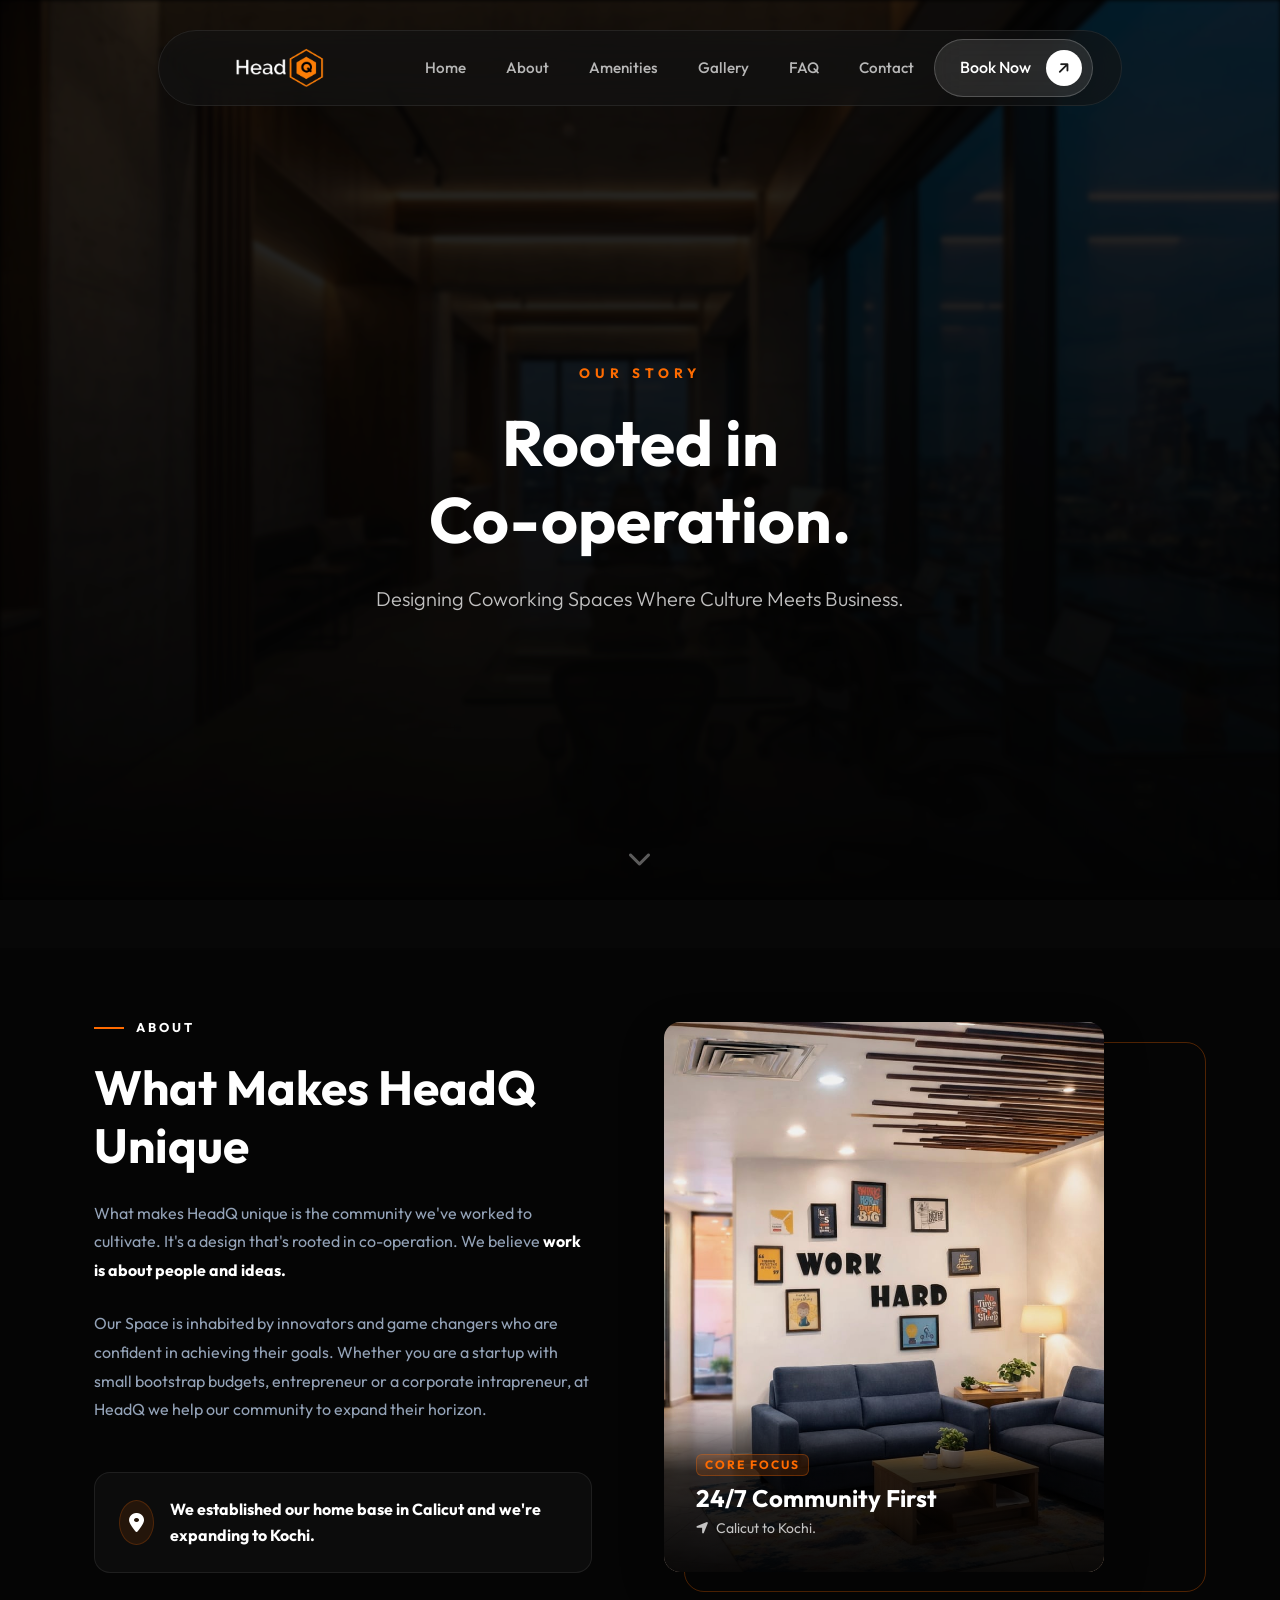
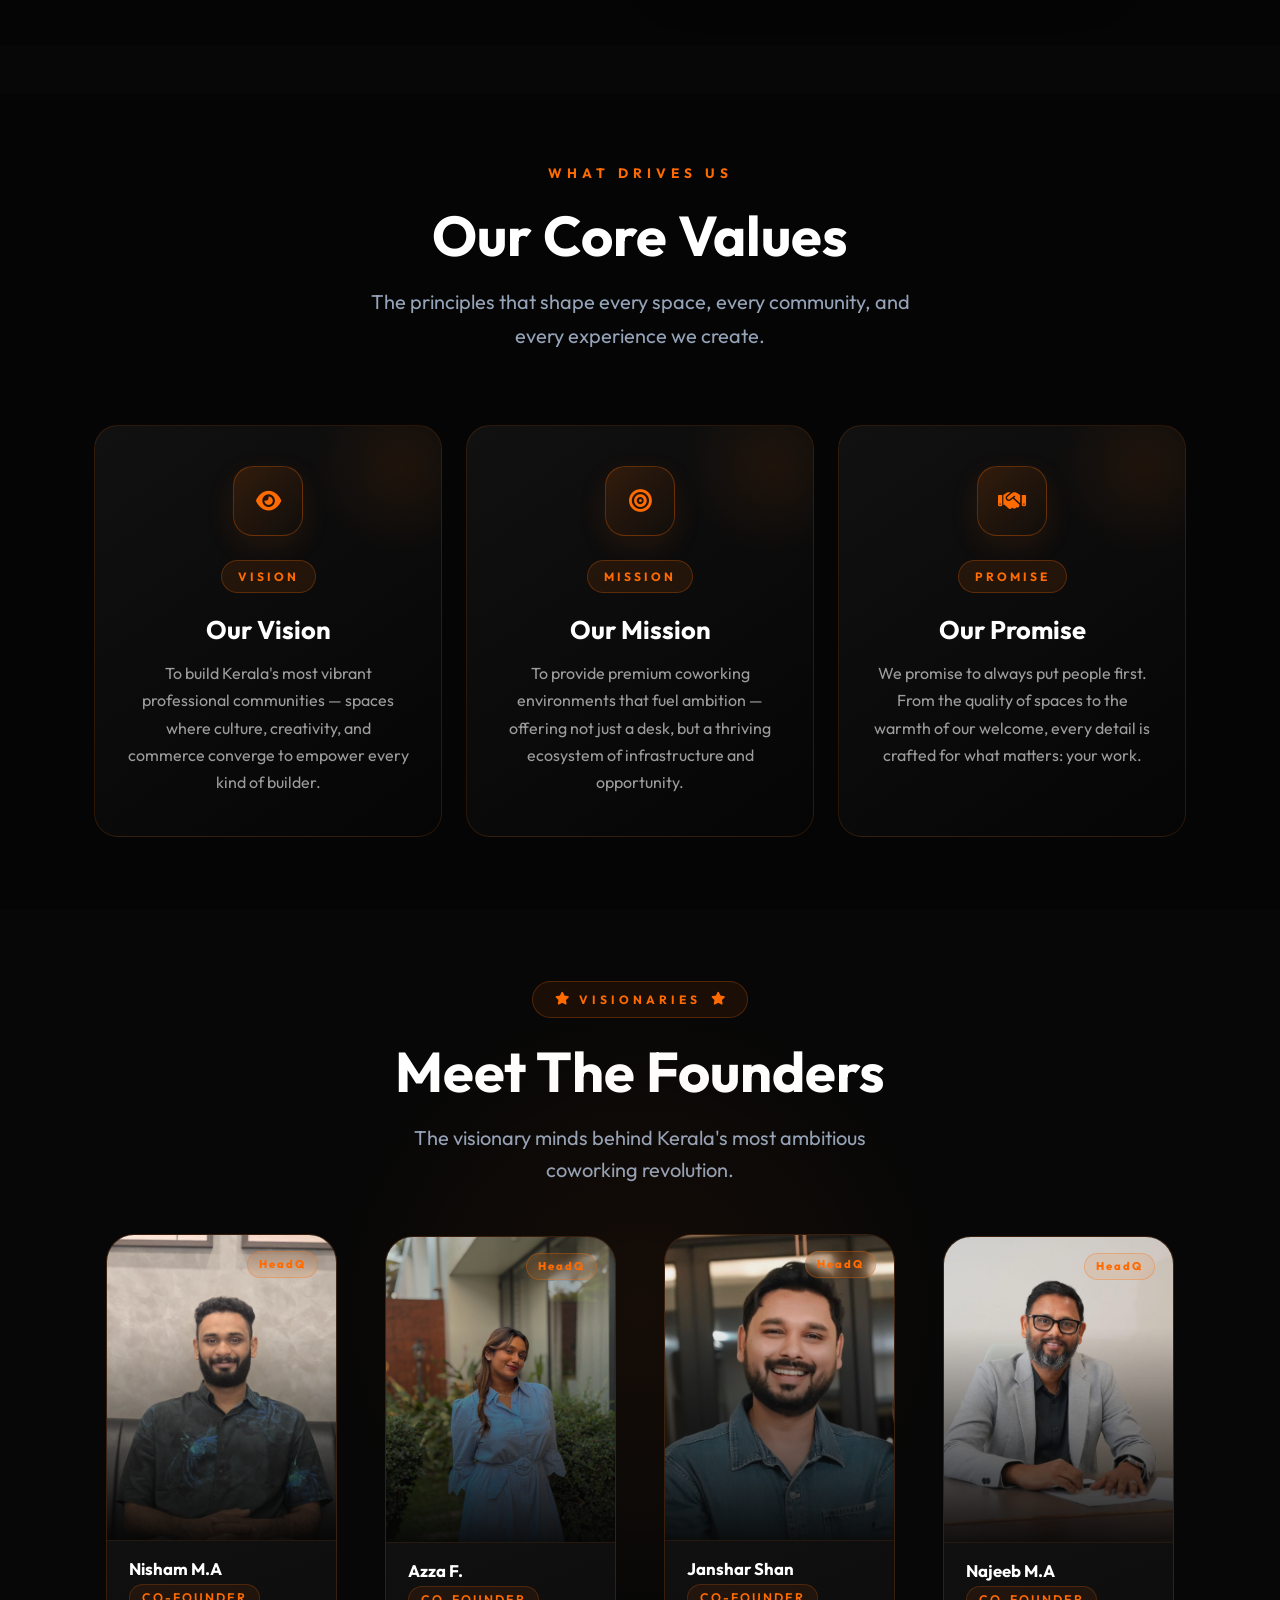
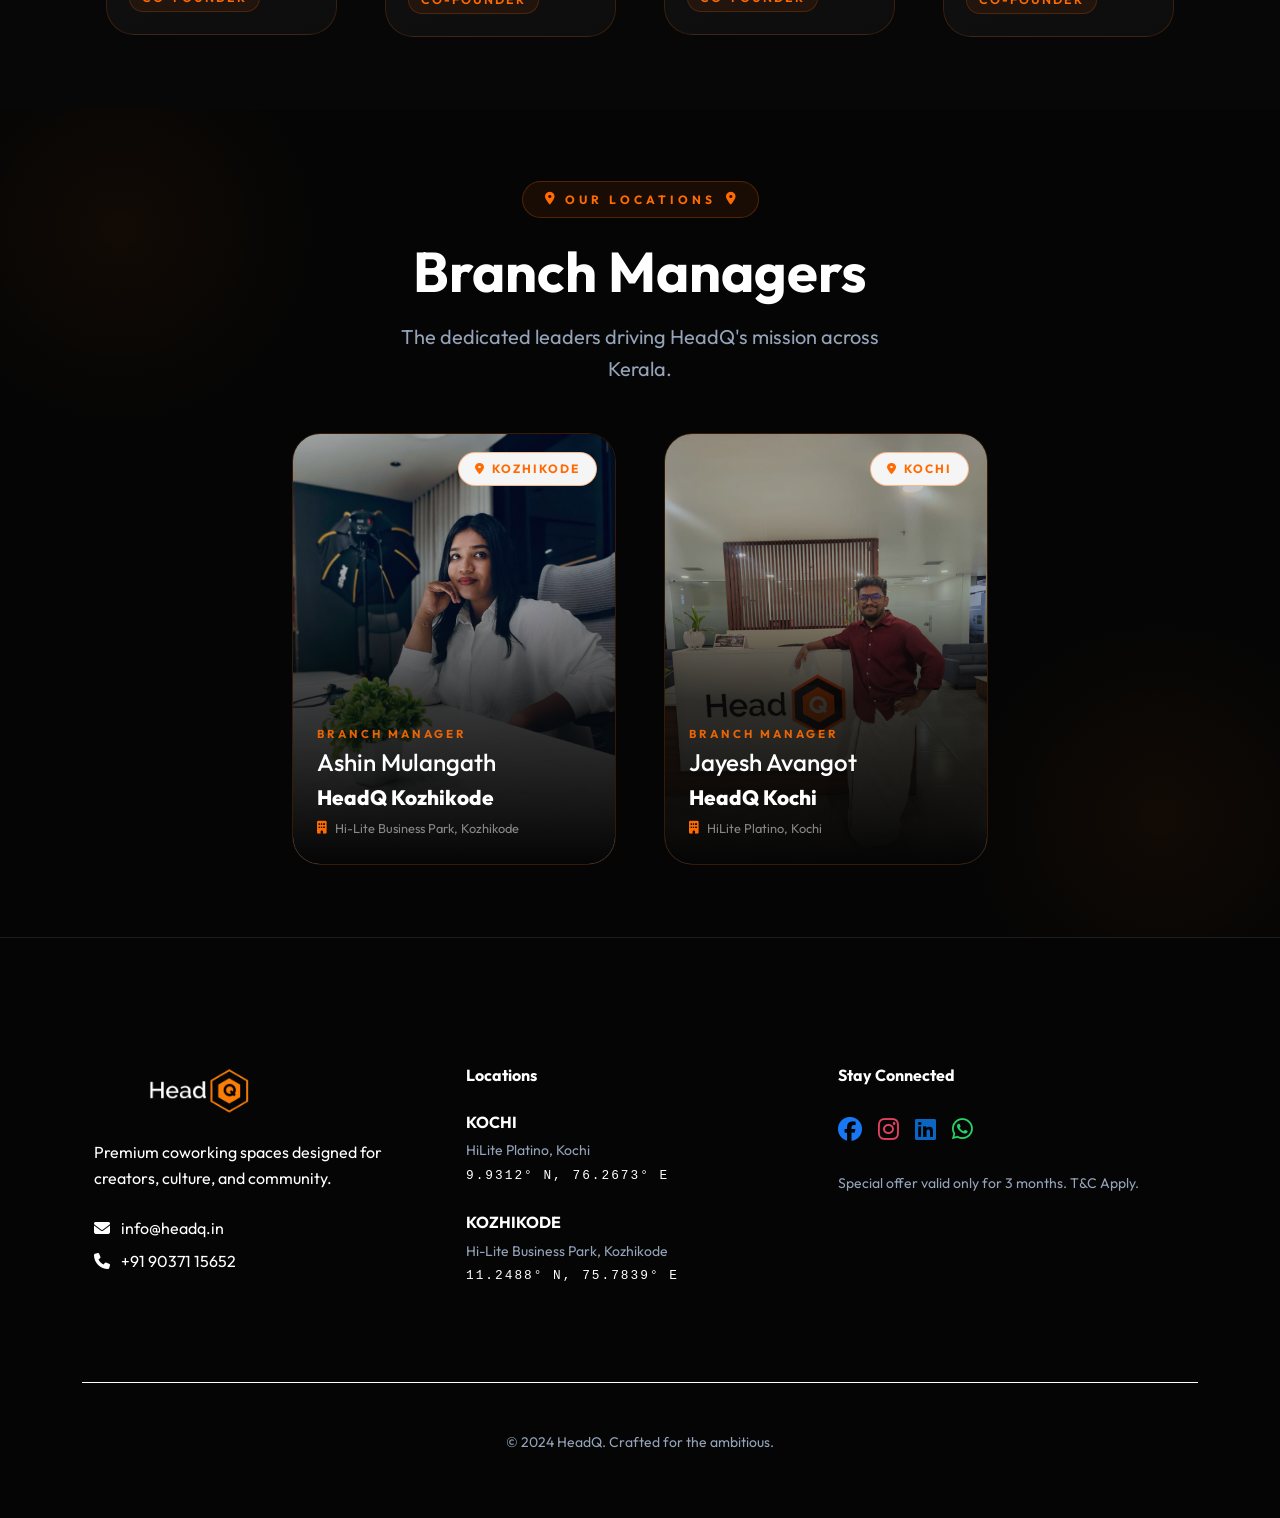
<file: about.html>
<!DOCTYPE html>
<html lang="en">

<head>
    <meta charset="UTF-8">
    <meta name="viewport" content="width=device-width, initial-scale=1.0">
    <title>About HeadQ | Premium Coworking Spaces in Kochi & Calicut</title>
    <meta name="description" content="HeadQ is Kerala's premium coworking brand with spaces in Kochi & Calicut. We offer managed offices, private cabins & flexible workspaces for modern teams.">
    <link rel="canonical" href="https://headq.in/about.html">
    <meta property="og:title" content="About HeadQ | Premium Coworking Spaces in Kochi & Calicut">
    <meta property="og:description" content="HeadQ is Kerala's premium coworking brand with spaces in Kochi & Calicut. We offer managed offices, private cabins & flexible workspaces for modern teams.">
    <meta property="og:image" content="https://headq.in/assets/spaces/hq1.jpeg">
    <meta property="og:url" content="https://headq.in/about.html">
    <meta property="og:type" content="website">
    <meta name="twitter:card" content="summary_large_image">
    <!-- Favicon -->
    <link rel="icon" type="image/x-icon" href="assets/favicon/favicon.ico">
    <link rel="icon" type="image/png" sizes="32x32" href="assets/favicon/favicon-32x32.png">
    <link rel="icon" type="image/png" sizes="16x16" href="assets/favicon/favicon-16x16.png">
    <link rel="apple-touch-icon" href="assets/favicon/apple-touch-icon.png">
    <link rel="manifest" href="assets/favicon/site.webmanifest">
    <!-- Bootstrap 5 CSS -->
    <link href="https://cdn.jsdelivr.net/npm/bootstrap@5.3.0/dist/css/bootstrap.min.css" rel="stylesheet">
    <!-- Google Fonts: Outfit -->
    <link rel="preconnect" href="https://fonts.googleapis.com">
    <link rel="preconnect" href="https://fonts.gstatic.com" crossorigin>
    <link href="https://fonts.googleapis.com/css2?family=Outfit:wght@300;400;500;700;800&display=swap" rel="stylesheet">
    <!-- Font Awesome -->
    <link rel="stylesheet" href="https://cdnjs.cloudflare.com/ajax/libs/font-awesome/6.4.0/css/all.min.css">
    <!-- Custom CSS -->
    <link rel="stylesheet" href="landing.css">
</head>

<body>

    <!-- Floating Pill Navigation -->
    <div class="nav-wrapper">
        <nav class="navbar navbar-expand-lg" id="mainNav">
            <div class="container-fluid px-2">
                <a class="navbar-brand me-4 ms-2" href="landing.html">
                    <img src="assets/logo/logo.png" alt="HeadQ" style="height: 44px; width: auto; object-fit: contain;">
                </a>
                <button class="navbar-toggler" type="button" data-bs-toggle="collapse" data-bs-target="#navbarNav"
                    style="border:none; box-shadow:none;">
                    <i class="fas fa-bars text-white fs-4"></i>
                </button>
                <div class="collapse navbar-collapse" id="navbarNav">
                    <ul class="navbar-nav me-auto align-items-center">
                        <li class="nav-item"><a class="nav-link" href="index.html">Home</a></li>
                        <li class="nav-item"><a class="nav-link" href="about.html">About</a></li>
                        <li class="nav-item"><a class="nav-link" href="amenities.html">Amenities</a></li>
                        <li class="nav-item"><a class="nav-link" href="gallery.html">Gallery</a></li>
                        <li class="nav-item"><a class="nav-link" href="index.html#faq">FAQ</a></li>
                        <li class="nav-item"><a class="nav-link" href="contact.html">Contact</a></li>
                    </ul>
                    <div class="ms-auto d-flex align-items-center">
                        <a href="contact.html" class="btn-capsule me-2">
                            Book Now
                            <div class="btn-icon"><i class="fas fa-arrow-up"></i></div>
                        </a>
                    </div>
                </div>
            </div>
        </nav>
    </div>

    <!-- About Hero Section -->
    <section class="about-hero-section">
        <div class="about-hero-bg"></div>
        <div class="container position-relative z-3">
            <div class="row min-vh-100 align-items-center">
                <div class="col-lg-8 mx-auto text-center mt-5 pt-5">
                    <h5 class="section-tag mb-4" style="letter-spacing: 5px;">OUR STORY</h5>
                    <h1 class="display-3 fw-bold text-white mb-4">Rooted in <br><span
                            class="text-orange">Co-operation.</span></h1>
                    <p class="lead text-white opacity-75 mx-auto" style="max-width: 600px;">
                        Designing Coworking Spaces Where Culture Meets Business.
                    </p>
                </div>
            </div>
        </div>
        <div class="scroll-indicator">
            <i class="fas fa-chevron-down text-white fs-4 opacity-50"></i>
        </div>
    </section>

    <!-- Refined Premium About Section -->
    <section class="refined-about-section py-5 my-5" id="about" style="background: #050505;">
        <div class="container py-4">
            <div class="row align-items-center column-reverse-lg">
                <!-- Text Content -->
                <div class="col-lg-6 pe-lg-5 mb-5 mb-lg-0 order-2 order-lg-1">
                    <div class="reveal-from-bottom">
                        <div class="d-flex align-items-center mb-4">
                            <div
                                style="width: 30px; height: 2px; background: var(--primary-orange); margin-right: 12px;">
                            </div>
                            <h6 class="mb-0 tracking-widest text-white fw-bold"
                                style="letter-spacing: 3px; font-size: 0.8rem;">ABOUT</h6>
                        </div>

                        <h2 class="display-5 fw-bold text-white mb-4" style="line-height: 1.2;">
                            What Makes <span class="text-orange">HeadQ</span> Unique
                        </h2>

                        <p class="text-muted fs-6 mb-4" style="line-height: 1.8;">
                            What makes HeadQ unique is the community we've worked to cultivate. It's a design that's
                            rooted in co-operation. We believe <strong class="text-white">work is about people and
                                ideas.</strong>
                        </p>

                        <p class="text-muted fs-6 mb-5" style="line-height: 1.8;">
                            Our Space is inhabited by innovators and game changers who are confident in achieving their
                            goals. Whether you are a startup with small bootstrap budgets, entrepreneur or a corporate
                            intrapreneur, at HeadQ we help our community to expand their horizon.
                        </p>

                        <!-- Location Callout -->
                        <div class="location-callout p-4 rounded-4"
                            style="background: rgba(255,255,255,0.03); border: 1px solid rgba(255,255,255,0.08);">
                            <div class="d-flex align-items-center">
                                <div class="icon-circle me-3"
                                    style="width: 45px; height: 45px; border-radius: 50%; background: rgba(255,107,0,0.1); display: flex; align-items: center; justify-content: center; border: 1px solid rgba(255,107,0,0.2);">
                                    <i class="fas fa-map-marker-alt text-orange fs-5"></i>
                                </div>
                                <div>
                                    <p class="text-white fw-bold mb-0 fs-6">We established our home base in Calicut and
                                        we're expanding to Kochi.</p>
                                </div>
                            </div>
                        </div>
                    </div>
                </div>

                <!-- Structured Image -->
                <div class="col-lg-6 ps-lg-4 order-1 order-lg-2 mb-5 mb-lg-0">
                    <div class="position-relative reveal-from-bottom">
                        <!-- Decorative Frame -->
                        <div
                            style="position: absolute; top: 20px; right: -20px; bottom: -20px; left: 20px; border: 1px solid rgba(255,107,0,0.3); border-radius: 20px; z-index: 0;">
                        </div>

                        <!-- Main Image Container -->
                        <div class="position-relative z-1 rounded-4 overflow-hidden shadow-lg"
                            style="aspect-ratio: 4/5; max-height: 550px;">
                            <img src="assets/spaces/hq9.jpeg" alt="HeadQ Community Workspace" class="w-100 h-100"
                                style="object-fit: cover; filter: brightness(0.95);">

                            <!-- Integrated Dark Card (Mobile Friendly) -->
                            <div class="position-absolute bottom-0 start-0 w-100 p-4"
                                style="background: linear-gradient(to top, rgba(0,0,0,0.95) 0%, rgba(0,0,0,0.8) 60%, transparent 100%);">
                                <div class="px-2 pb-2 pt-4">
                                    <span class="badge text-uppercase mb-2"
                                        style="background: rgba(255,107,0,0.15); border: 1px solid rgba(255,107,0,0.3); color: var(--primary-orange); letter-spacing: 2px;">Core
                                        Focus</span>
                                    <h3 class="fw-bold text-white mb-1 fs-4">24/7 Community First</h3>
                                    <p class="text-white opacity-75 mb-0 small"><i
                                            class="fas fa-location-arrow text-orange me-2 flex-shrink-0"></i>Calicut to
                                        Kochi.</p>
                                </div>
                            </div>
                        </div>
                    </div>
                </div>

            </div>
        </div>
    </section>

    <style>
        /* Mobile specific adjustments */
        @media (max-width: 991.98px) {
            .refined-about-section .row {
                flex-direction: column;
            }

            .refined-about-section .order-1 {
                order: 1 !important;
            }

            .refined-about-section .order-2 {
                order: 2 !important;
            }

            .refined-about-section .rounded-4 {
                border-radius: 16px !important;
            }
        }
    </style>

    <!-- Our Core Values Section -->
    <section class="py-5" style="background: #050505; overflow: hidden;">
        <div class="container py-4">
            <div class="text-center mb-4 pb-2">
                <h5 class="section-tag" style="letter-spacing: 5px;">WHAT DRIVES US</h5>
                <h2 class="display-4 fw-bold text-white mt-2">Our <span class="text-orange">Core Values</span></h2>
                <p class="text-muted fs-5 mx-auto mt-3" style="max-width: 580px; line-height: 1.7;">The principles that
                    shape every space, every community, and every experience we create.</p>
            </div>

            <div class="row g-4 mt-2">
                <!-- Vision -->
                <div class="col-lg-4">
                    <div style="background: linear-gradient(145deg, #111 0%, #050505 100%); border: 1px solid rgba(255,107,0,0.15); border-radius: 24px; padding: 40px 32px; height: 100%; position: relative; overflow: hidden; transition: all 0.4s ease;"
                        class="value-card-hover text-center">
                        <div
                            style="position: absolute; top: -50px; right: -50px; width: 180px; height: 180px; background: radial-gradient(circle, rgba(255,107,0,0.08) 0%, transparent 70%); border-radius: 50%;">
                        </div>
                        <div
                            style="width: 70px; height: 70px; margin: 0 auto 24px auto; background: linear-gradient(135deg, rgba(255,107,0,0.15), rgba(255,107,0,0.02)); border: 1px solid rgba(255,107,0,0.3); border-radius: 20px; display: flex; align-items: center; justify-content: center; box-shadow: 0 10px 30px rgba(255,107,0,0.1);">
                            <i class="fas fa-eye" style="color: var(--primary-orange); font-size: 1.4rem;"></i>
                        </div>
                        <div
                            style="display: inline-block; background: rgba(255,107,0,0.1); border: 1px solid rgba(255,107,0,0.25); border-radius: 50px; padding: 6px 16px; font-size: 0.75rem; letter-spacing: 3px; color: var(--primary-orange); font-weight: 700; margin-bottom: 20px;">
                            VISION</div>
                        <h3
                            style="color: #fff; font-size: 1.6rem; font-weight: 700; margin-bottom: 14px; line-height: 1.3;">
                            Our Vision</h3>
                        <p style="color: rgba(255,255,255,0.6); line-height: 1.7; font-size: 1rem; margin: 0;">To
                            build
                            Kerala's most vibrant professional communities — spaces where culture, creativity, and
                            commerce converge to empower every kind of builder.</p>
                    </div>
                </div>

                <!-- Mission -->
                <div class="col-lg-4">
                    <div style="background: linear-gradient(145deg, #111 0%, #050505 100%); border: 1px solid rgba(255,107,0,0.15); border-radius: 24px; padding: 40px 32px; height: 100%; position: relative; overflow: hidden; transition: all 0.4s ease;"
                        class="value-card-hover text-center">
                        <div
                            style="position: absolute; top: -50px; right: -50px; width: 180px; height: 180px; background: radial-gradient(circle, rgba(255,107,0,0.08) 0%, transparent 70%); border-radius: 50%;">
                        </div>
                        <div
                            style="width: 70px; height: 70px; margin: 0 auto 24px auto; background: linear-gradient(135deg, rgba(255,107,0,0.15), rgba(255,107,0,0.02)); border: 1px solid rgba(255,107,0,0.3); border-radius: 20px; display: flex; align-items: center; justify-content: center; box-shadow: 0 10px 30px rgba(255,107,0,0.1);">
                            <i class="fas fa-bullseye" style="color: var(--primary-orange); font-size: 1.4rem;"></i>
                        </div>
                        <div
                            style="display: inline-block; background: rgba(255,107,0,0.1); border: 1px solid rgba(255,107,0,0.25); border-radius: 50px; padding: 6px 16px; font-size: 0.75rem; letter-spacing: 3px; color: var(--primary-orange); font-weight: 700; margin-bottom: 20px;">
                            MISSION</div>
                        <h3
                            style="color: #fff; font-size: 1.6rem; font-weight: 700; margin-bottom: 14px; line-height: 1.3;">
                            Our Mission</h3>
                        <p style="color: rgba(255,255,255,0.6); line-height: 1.7; font-size: 1rem; margin: 0;">To
                            provide premium coworking environments that fuel ambition — offering not just a desk, but a
                            thriving ecosystem of infrastructure and opportunity.</p>
                    </div>
                </div>

                <!-- Promise -->
                <div class="col-lg-4">
                    <div style="background: linear-gradient(145deg, #111 0%, #050505 100%); border: 1px solid rgba(255,107,0,0.15); border-radius: 24px; padding: 40px 32px; height: 100%; position: relative; overflow: hidden; transition: all 0.4s ease;"
                        class="value-card-hover text-center">
                        <div
                            style="position: absolute; top: -50px; right: -50px; width: 180px; height: 180px; background: radial-gradient(circle, rgba(255,107,0,0.08) 0%, transparent 70%); border-radius: 50%;">
                        </div>
                        <div
                            style="width: 70px; height: 70px; margin: 0 auto 24px auto; background: linear-gradient(135deg, rgba(255,107,0,0.15), rgba(255,107,0,0.02)); border: 1px solid rgba(255,107,0,0.3); border-radius: 20px; display: flex; align-items: center; justify-content: center; box-shadow: 0 10px 30px rgba(255,107,0,0.1);">
                            <i class="fas fa-handshake" style="color: var(--primary-orange); font-size: 1.4rem;"></i>
                        </div>
                        <div
                            style="display: inline-block; background: rgba(255,107,0,0.1); border: 1px solid rgba(255,107,0,0.25); border-radius: 50px; padding: 6px 16px; font-size: 0.75rem; letter-spacing: 3px; color: var(--primary-orange); font-weight: 700; margin-bottom: 20px;">
                            PROMISE</div>
                        <h3
                            style="color: #fff; font-size: 1.6rem; font-weight: 700; margin-bottom: 14px; line-height: 1.3;">
                            Our Promise</h3>
                        <p style="color: rgba(255,255,255,0.6); line-height: 1.7; font-size: 1rem; margin: 0;">We
                            promise to always put people first. From the quality of spaces to the warmth of our
                            welcome, every detail is crafted for what matters: your work.</p>
                    </div>
                </div>
            </div>
        </div>
    </section>

    <style>
        .value-card-hover:hover {
            transform: translateY(-8px);
            box-shadow: 0 30px 70px rgba(0, 0, 0, 0.5);
        }
    </style>

    <!-- Co-Founders Section -->
    <section class="py-5" style="background: #070707; position: relative; overflow: hidden;">
        <!-- Background decoration -->
        <div
            style="position: absolute; top: 50%; left: 50%; transform: translate(-50%,-50%); width: 700px; height: 700px; background: radial-gradient(circle, rgba(255,107,0,0.06) 0%, transparent 65%); border-radius: 50%; pointer-events: none;">
        </div>

        <div class="container py-4">
            <div class="text-center mb-4 pb-2">
                <div
                    style="display: inline-flex; align-items: center; gap: 10px; background: rgba(255,107,0,0.08); border: 1px solid rgba(255,107,0,0.25); border-radius: 50px; padding: 8px 22px; margin-bottom: 20px;">
                    <i class="fas fa-star" style="color: var(--primary-orange); font-size: 0.8rem;"></i>
                    <span
                        style="color: var(--primary-orange); font-size: 0.75rem; letter-spacing: 4px; font-weight: 700;">VISIONARIES</span>
                    <i class="fas fa-star" style="color: var(--primary-orange); font-size: 0.8rem;"></i>
                </div>
                <h2 class="display-4 fw-bold text-white mb-0">Meet The <span class="text-orange">Founders</span></h2>
                <p class="text-muted fs-5 mx-auto mt-3" style="max-width: 520px;">The visionary minds behind Kerala's
                    most ambitious coworking revolution.</p>
            </div>

            <!-- Founders Grid - Premium Cards -->
            <div class="row g-5 justify-content-center founder-grid">

                <!-- Nisham M.A -->
                <div class="col-lg-3 col-md-6 founder-col" style="--delay: 0s;">
                    <div class="founder-card-premium">
                        <div class="founder-card-number">HeadQ</div>
                        <div class="founder-img-wrap">
                            <img src="assets/founders/nisham.jpeg" alt="Nisham M.A">
                            <div class="founder-img-overlay"></div>
                            <div class="founder-socials">
                                <a href="https://www.linkedin.com/in/headq-coworking-space-824828200" target="_blank"
                                    class="founder-social-btn"><i class="fab fa-linkedin-in"></i></a>
                                <a href="https://www.instagram.com/headq_coworking" target="_blank"
                                    class="founder-social-btn"><i class="fab fa-instagram"></i></a>
                            </div>
                        </div>
                        <div class="founder-card-body">
                            <h4 class="founder-name">Nisham M.A</h4>
                            <span class="founder-role">Co-Founder</span>
                        </div>
                        <div class="founder-card-shine"></div>
                    </div>
                </div>

                <!-- Azza F. -->
                <div class="col-lg-3 col-md-6 founder-col founder-col-offset" style="--delay: 0.1s;">
                    <div class="founder-card-premium">
                        <div class="founder-card-number">HeadQ</div>
                        <div class="founder-img-wrap">
                            <img src="assets/founders/azza.jpeg" alt="Azza F.">
                            <div class="founder-img-overlay"></div>
                            <div class="founder-socials">
                                <a href="https://www.linkedin.com/in/headq-coworking-space-824828200" target="_blank"
                                    class="founder-social-btn"><i class="fab fa-linkedin-in"></i></a>
                                <a href="https://www.instagram.com/headq_coworking" target="_blank"
                                    class="founder-social-btn"><i class="fab fa-instagram"></i></a>
                            </div>
                        </div>
                        <div class="founder-card-body">
                            <h4 class="founder-name">Azza F.</h4>
                            <span class="founder-role">Co-Founder</span>
                        </div>
                        <div class="founder-card-shine"></div>
                    </div>
                </div>

                <!-- Janshar Shan -->
                <div class="col-lg-3 col-md-6 founder-col" style="--delay: 0.2s;">
                    <div class="founder-card-premium">
                        <div class="founder-card-number">HeadQ</div>
                        <div class="founder-img-wrap">
                            <img src="assets/founders/janshar.jpeg" alt="Janshar Shan">
                            <div class="founder-img-overlay"></div>
                            <div class="founder-socials">
                                <a href="https://www.linkedin.com/in/headq-coworking-space-824828200" target="_blank"
                                    class="founder-social-btn"><i class="fab fa-linkedin-in"></i></a>
                                <a href="https://www.instagram.com/headq_coworking" target="_blank"
                                    class="founder-social-btn"><i class="fab fa-instagram"></i></a>
                            </div>
                        </div>
                        <div class="founder-card-body">
                            <h4 class="founder-name">Janshar Shan</h4>
                            <span class="founder-role">Co-Founder</span>
                        </div>
                        <div class="founder-card-shine"></div>
                    </div>
                </div>

                <!-- Najeeb M.A -->
                <div class="col-lg-3 col-md-6 founder-col founder-col-offset" style="--delay: 0.3s;">
                    <div class="founder-card-premium">
                        <div class="founder-card-number">HeadQ</div>
                        <div class="founder-img-wrap">
                            <img src="assets/founders/najeeb.jpeg" alt="Najeeb M.A">
                            <div class="founder-img-overlay"></div>
                            <div class="founder-socials">
                                <a href="https://www.linkedin.com/in/headq-coworking-space-824828200" target="_blank"
                                    class="founder-social-btn"><i class="fab fa-linkedin-in"></i></a>
                                <a href="https://www.instagram.com/headq_coworking" target="_blank"
                                    class="founder-social-btn"><i class="fab fa-instagram"></i></a>
                            </div>
                        </div>
                        <div class="founder-card-body">
                            <h4 class="founder-name">Najeeb M.A</h4>
                            <span class="founder-role">Co-Founder</span>
                        </div>
                        <div class="founder-card-shine"></div>
                    </div>
                </div>

            </div><!-- end founders row -->
        </div>

        <style>
            /* ── Premium Founder Cards ── */
            .founder-col-offset {
                margin-top: 50px;
            }

            @media (max-width: 767.98px) {
                .founder-col-offset {
                    margin-top: 0;
                }
            }

            .founder-card-premium {
                position: relative;
                background: linear-gradient(160deg, #161616 0%, #0d0d0d 100%);
                border: 1px solid rgba(255, 107, 0, 0.18);
                border-radius: 28px;
                overflow: hidden;
                transition: transform 0.4s cubic-bezier(.23, 1, .32, 1), box-shadow 0.4s ease;
                animation: fadeUpCard 0.6s ease both;
                animation-delay: var(--delay, 0s);
            }

            @keyframes fadeUpCard {
                from {
                    opacity: 0;
                    transform: translateY(30px);
                }

                to {
                    opacity: 1;
                    transform: translateY(0);
                }
            }

            .founder-card-premium:hover {
                transform: translateY(-14px) scale(1.02);
                box-shadow: 0 40px 80px rgba(0, 0, 0, 0.7), 0 0 0 1px rgba(255, 107, 0, 0.35), 0 0 60px rgba(255, 107, 0, 0.08);
            }

            /* Glowing number badge */
            .founder-card-number {
                position: absolute;
                top: 16px;
                right: 18px;
                z-index: 10;
                font-size: 0.7rem;
                font-weight: 800;
                letter-spacing: 2px;
                color: var(--primary-orange);
                background: rgba(255, 107, 0, 0.1);
                border: 1px solid rgba(255, 107, 0, 0.3);
                border-radius: 50px;
                padding: 4px 11px;
                backdrop-filter: blur(6px);
            }

            /* Image wrapper */
            .founder-img-wrap {
                position: relative;
                aspect-ratio: 3/4;
                overflow: hidden;
            }

            .founder-img-wrap img {
                width: 100%;
                height: 100%;
                object-fit: cover;
                object-position: center top;
                display: block;
                transition: transform 0.55s ease;
            }

            .founder-card-premium:hover .founder-img-wrap img {
                transform: scale(1.06);
            }

            /* Image overlay gradient */
            .founder-img-overlay {
                position: absolute;
                inset: 0;
                background: linear-gradient(to top,
                        rgba(5, 5, 5, 0.92) 0%,
                        rgba(5, 5, 5, 0.4) 40%,
                        transparent 70%);
                pointer-events: none;
            }

            /* Social buttons */
            .founder-socials {
                position: absolute;
                bottom: 16px;
                left: 16px;
                display: flex;
                gap: 8px;
                z-index: 5;
                transform: translateY(6px);
                opacity: 0;
                transition: opacity 0.35s ease, transform 0.35s ease;
            }

            .founder-card-premium:hover .founder-socials {
                opacity: 1;
                transform: translateY(0);
            }

            /* Always show on touch / mobile — no hover available */
            @media (hover: none),
            (max-width: 767.98px) {
                .founder-socials {
                    opacity: 1;
                    transform: translateY(0);
                }
            }

            .founder-social-btn {
                width: 36px;
                height: 36px;
                background: rgba(255, 107, 0, 0.15);
                backdrop-filter: blur(10px);
                border: 1px solid rgba(255, 107, 0, 0.35);
                border-radius: 50%;
                display: flex;
                align-items: center;
                justify-content: center;
                color: #fff;
                font-size: 0.85rem;
                text-decoration: none;
                transition: background 0.25s, transform 0.25s;
            }

            .founder-social-btn:hover {
                background: var(--primary-orange);
                transform: scale(1.15);
                color: #fff;
            }

            /* Card text body */
            .founder-card-body {
                padding: 18px 22px 22px;
                border-top: 1px solid rgba(255, 107, 0, 0.1);
            }

            .founder-name {
                color: #fff;
                font-weight: 700;
                font-size: 1.05rem;
                margin-bottom: 5px;
            }

            .founder-role {
                display: inline-block;
                color: var(--primary-orange);
                font-weight: 600;
                font-size: 0.78rem;
                letter-spacing: 2px;
                text-transform: uppercase;
                background: rgba(255, 107, 0, 0.08);
                border: 1px solid rgba(255, 107, 0, 0.2);
                border-radius: 50px;
                padding: 3px 12px;
            }

            /* Subtle shine sweep on hover */
            .founder-card-shine {
                position: absolute;
                inset: 0;
                background: linear-gradient(120deg, transparent 30%, rgba(255, 255, 255, 0.04) 50%, transparent 70%);
                transform: translateX(-100%);
                transition: transform 0.6s ease;
                pointer-events: none;
                border-radius: 28px;
            }

            .founder-card-premium:hover .founder-card-shine {
                transform: translateX(100%);
            }
        </style>
    </section>

    <!-- ══════════════════════════════════════ -->
    <!-- Branch Managers Section               -->
    <!-- ══════════════════════════════════════ -->
    <section class="py-5" style="background: #050505; position: relative; overflow: hidden;">
        <!-- BG glow blobs -->
        <div
            style="position:absolute;top:-80px;left:-80px;width:400px;height:400px;background:radial-gradient(circle,rgba(255,107,0,0.05) 0%,transparent 70%);border-radius:50%;pointer-events:none;">
        </div>
        <div
            style="position:absolute;bottom:-80px;right:-80px;width:400px;height:400px;background:radial-gradient(circle,rgba(255,107,0,0.05) 0%,transparent 70%);border-radius:50%;pointer-events:none;">
        </div>

        <div class="container py-4">
            <!-- Heading -->
            <div class="text-center mb-5">
                <div
                    style="display:inline-flex;align-items:center;gap:10px;background:rgba(255,107,0,0.08);border:1px solid rgba(255,107,0,0.25);border-radius:50px;padding:8px 22px;margin-bottom:20px;">
                    <i class="fas fa-map-marker-alt" style="color:var(--primary-orange);font-size:0.8rem;"></i>
                    <span style="color:var(--primary-orange);font-size:0.75rem;letter-spacing:4px;font-weight:700;">OUR
                        LOCATIONS</span>
                    <i class="fas fa-map-marker-alt" style="color:var(--primary-orange);font-size:0.8rem;"></i>
                </div>
                <h2 class="display-4 fw-bold text-white mb-0">Branch <span class="text-orange">Managers</span></h2>
                <p class="text-muted fs-5 mx-auto mt-3" style="max-width:500px;">The dedicated leaders driving HeadQ's
                    mission across Kerala.</p>
            </div>

            <!-- Two tall portrait cards centred -->
            <div class="row g-5 justify-content-center">

                <!-- Kozhikode -->
                <div class="col-lg-4 col-md-6 col-10">
                    <div class="bm-card">
                        <div class="bm-img-wrap">
                            <img src="assets/founders/Ashin_M.jpeg" alt="Kozhikode Branch Manager">
                            <div class="bm-gradient"></div>
                            <div class="bm-city-badge"><i class="fas fa-location-dot"></i> Kozhikode</div>
                            <div class="bm-socials">
                                <a href="https://www.linkedin.com/in/headq-coworking-space-824828200" target="_blank"
                                    class="bm-social-btn"><i class="fab fa-linkedin-in"></i></a>
                                <a href="https://www.instagram.com/headq_coworking" target="_blank"
                                    class="bm-social-btn"><i class="fab fa-instagram"></i></a>
                                <a href="https://wa.me/919037115652" target="_blank" class="bm-social-btn"><i
                                        class="fab fa-whatsapp"></i></a>
                            </div>
                            <div class="bm-info">
                                <p class="bm-role">Branch Manager</p>
                                <h4 class="bm-person-name">Ashin Mulangath</h4>
                                <h5 class="bm-name">HeadQ Kozhikode</h5>
                                <p class="bm-address"><i class="fas fa-building me-2"></i>Hi-Lite Business Park,
                                    Kozhikode</p>
                            </div>
                        </div>
                    </div>
                </div>

                <!-- Kochi -->
                <div class="col-lg-4 col-md-6 col-10">
                    <div class="bm-card">
                        <div class="bm-img-wrap">
                            <img src="assets/founders/jay.jpeg" alt="Kochi Branch Manager">
                            <div class="bm-gradient"></div>
                            <div class="bm-city-badge"><i class="fas fa-location-dot"></i> Kochi</div>
                            <div class="bm-socials">
                                <a href="https://www.linkedin.com/in/headq-coworking-space-824828200" target="_blank"
                                    class="bm-social-btn"><i class="fab fa-linkedin-in"></i></a>
                                <a href="https://www.instagram.com/headq_coworking" target="_blank"
                                    class="bm-social-btn"><i class="fab fa-instagram"></i></a>
                                <a href="https://wa.me/919037115652" target="_blank" class="bm-social-btn"><i
                                        class="fab fa-whatsapp"></i></a>
                            </div>
                            <div class="bm-info">
                                <p class="bm-role">Branch Manager</p>
                                <h4 class="bm-person-name">Jayesh Avangot</h4>
                                <h4 class="bm-name">HeadQ Kochi</h4>
                                <p class="bm-address"><i class="fas fa-building me-2"></i>HiLite Platino, Kochi</p>
                            </div>
                        </div>
                    </div>
                </div>

            </div>
        </div>

        <style>
            /* ── Branch Manager Cards (portrait overlay style) ── */
            .bm-card {
                border-radius: 28px;
                overflow: hidden;
                transition: transform 0.4s cubic-bezier(.23, 1, .32, 1), box-shadow 0.4s ease;
            }

            .bm-card:hover {
                transform: translateY(-14px);
                box-shadow: 0 0 0 1.5px rgba(255, 107, 0, 0.5),
                    0 40px 80px rgba(0, 0, 0, 0.75),
                    0 0 70px rgba(255, 107, 0, 0.12);
            }

            .bm-img-wrap {
                position: relative;
                aspect-ratio: 3 / 4;
                overflow: hidden;
                border-radius: 28px;
                border: 1px solid rgba(255, 107, 0, 0.2);
            }

            .bm-img-wrap img {
                width: 100%;
                height: 100%;
                object-fit: cover;
                object-position: center top;
                display: block;
                transition: transform 0.55s ease, filter 0.4s ease;
                filter: brightness(0.78) saturate(1.05);
            }

            .bm-card:hover .bm-img-wrap img {
                transform: scale(1.07);
                filter: brightness(0.6) saturate(1.1);
            }

            .bm-gradient {
                position: absolute;
                inset: 0;
                background: linear-gradient(to top,
                        rgba(5, 5, 5, 1) 0%,
                        rgba(5, 5, 5, 0.72) 38%,
                        rgba(5, 5, 5, 0.05) 68%,
                        transparent 100%);
                pointer-events: none;
            }

            /* city badge top-right */
            .bm-city-badge {
                position: absolute;
                top: 18px;
                right: 18px;
                display: inline-flex;
                align-items: center;
                gap: 6px;
                background: whitesmoke;
                border: 1px solid rgba(255, 107, 0, 0.45);
                backdrop-filter: blur(12px);
                border-radius: 50px;
                padding: 6px 16px;
                color: var(--primary-orange);
                font-size: 0.75rem;
                font-weight: 700;
                letter-spacing: 2px;
                text-transform: uppercase;
            }

            /* social icons — slide in from left on hover */
            .bm-socials {
                position: absolute;
                top: 18px;
                left: 18px;
                display: flex;
                flex-direction: column;
                gap: 8px;
                z-index: 5;
                opacity: 0;
                transform: translateX(-10px);
                transition: opacity 0.35s ease, transform 0.35s ease;
            }

            .bm-card:hover .bm-socials {
                opacity: 1;
                transform: translateX(0);
            }

            /* Always show on touch / mobile — no hover available */
            @media (hover: none),
            (max-width: 767.98px) {
                .bm-socials {
                    opacity: 1;
                    transform: translateX(0);
                }
            }

            .bm-social-btn {
                width: 36px;
                height: 36px;
                background: rgba(0, 0, 0, 0.6);
                backdrop-filter: blur(10px);
                border: 1px solid rgba(255, 107, 0, 0.4);
                border-radius: 50%;
                display: flex;
                align-items: center;
                justify-content: center;
                color: #fff;
                font-size: 0.82rem;
                text-decoration: none;
                transition: background 0.25s, transform 0.25s;
            }

            .bm-social-btn:hover {
                background: var(--primary-orange);
                color: #fff;
                transform: scale(1.15);
            }

            /* text pinned to bottom of image */
            .bm-info {
                position: absolute;
                bottom: 0;
                left: 0;
                right: 0;
                padding: 0 24px 26px;
            }

            .bm-role {
                color: var(--primary-orange);
                font-size: 0.72rem;
                font-weight: 700;
                letter-spacing: 3px;
                text-transform: uppercase;
                margin: 0 0 5px;
                opacity: 0.9;
            }

            .bm-name {
                color: #fff;
                font-weight: 800;
                font-size: 1.3rem;
                margin: 0 0 8px;
                line-height: 1.2;
            }

            .bm-address {
                color: rgba(255, 255, 255, 0.5);
                font-size: 0.8rem;
                margin: 0;
                display: flex;
                align-items: center;
            }

            .bm-address i {
                color: var(--primary-orange);
            }
        </style>
    </section>

    <!-- Footer -->
    <footer class="footer border-top border-white border-opacity-10">
        <div class="container">
            <div class="row">
                <div class="col-lg-4 mb-5">
                    <img src="assets/logo/logo.png" alt="HeadQ" style="height: 50px; width: auto; object-fit: contain;">
                    <p class="mt-4 pe-lg-5 text-white">Premium coworking spaces designed for creators, culture, and
                        community.</p>
                    <div class="mt-4">
                        <p class="text-white mb-2"><i class="fas fa-envelope text-orange me-2"></i> info@headq.in</p>
                        <p class="text-white mb-2"><i class="fas fa-phone text-orange me-2"></i> +91 90371 15652</p>
                    </div>
                </div>
                <div class="col-lg-4 mb-5">
                    <h6 class="text-white mb-4 fw-bold">Locations</h6>
                    <div class="mb-4">
                        <p class="mb-1 fw-bold text-white">KOCHI</p>
                        <p class="small text-muted mb-1">HiLite Platino, Kochi</p>
                        <p class="small location-coords">9.9312° N, 76.2673° E</p>
                    </div>
                    <div>
                        <p class="mb-1 fw-bold text-white">KOZHIKODE</p>
                        <p class="small text-muted mb-1">Hi-Lite Business Park, Kozhikode</p>
                        <p class="small location-coords">11.2488° N, 75.7839° E</p>
                    </div>
                </div>
                <div class="col-lg-4">
                    <h6 class="text-white mb-4 fw-bold">Stay Connected</h6>
                    <div class="d-flex gap-3 mb-4">
                        <a href="https://www.facebook.com/share/1GK1qBV1BL/" target="_blank" class="fs-4"><i
                                class="fab fa-facebook"></i></a>
                        <a href="https://www.instagram.com/headq_coworking?igsh=MWE2cmFmbzh3OWcyag==" target="_blank"
                            class="fs-4"><i class="fab fa-instagram"></i></a>
                        <a href="https://www.linkedin.com/in/headq-coworking-space-824828200?utm_source=share_via&utm_content=profile&utm_medium=member_android"
                            target="_blank" class="fs-4"><i class="fab fa-linkedin"></i></a>
                        <a href="https://wa.me/919037115652?text=Hello%20I%20want%20more%20information" class="fs-4"
                            target="_blank">
                            <i class="fab fa-whatsapp"></i>
                        </a>
                    </div>
                    <p class="text-muted small">Special offer valid only for 3 months. T&amp;C Apply.</p>
                </div>
            </div>
            <div class="mt-5 pt-5 border-top border-white border-opacity-5 text-center text-muted small">
                &copy; 2024 HeadQ. Crafted for the ambitious.
            </div>
        </div>
    </footer>

    <script src="https://cdn.jsdelivr.net/npm/bootstrap@5.3.0/dist/js/bootstrap.bundle.min.js"></script>
    <script src="landing.js"></script>
</body>

</html>
</file>
<file: landing.css>
:root {
    --primary-orange: #FF6B00;
    --accent-red: #E11D48;
    --bg-dark: #070707;
    --bg-card: rgba(255, 255, 255, 0.03);
    --text-white: #FFFFFF;
    --text-muted: #94A3B8;
    --glass-bg: rgba(255, 255, 255, 0.05);
    --glass-border: rgba(255, 255, 255, 0.08);
    --premium-blur: blur(25px);
    --pill-radius: 100px;
}

* {
    margin: 0;
    padding: 0;
    box-sizing: border-box;
    cursor: default;
}

html,
body {
    font-family: 'Outfit', sans-serif;
    background-color: var(--bg-dark);
    color: var(--text-white);
    overflow-x: hidden;
    line-height: 1.6;
    width: 100%;
    margin: 0;
    padding: 0;
}

.row {
    margin-right: 0;
    margin-left: 0;
}

.text-muted {
    color: var(--text-muted) !important;
}

/* --- Floating Pill Navigation --- */
.nav-wrapper {
    position: fixed;
    top: 30px;
    left: 0;
    width: 100%;
    z-index: 9999;
}

#mainNav {
    background: rgba(20, 20, 20, 0.6);
    backdrop-filter: var(--premium-blur);
    -webkit-backdrop-filter: var(--premium-blur);
    border: 1px solid var(--glass-border);
    border-radius: var(--pill-radius);
    padding: 8px 12px;
    width: fit-content;
    margin: 0 auto;
    transition: all 0.4s cubic-bezier(0.16, 1, 0.3, 1);
}

#mainNav.scrolled {
    background: rgba(10, 10, 10, 0.9);
    padding: 6px 12px;
    transform: translateY(-5px) scale(0.98);
}

.nav-link {
    color: var(--text-white) !important;
    font-weight: 500;
    font-size: 0.95rem;
    padding: 10px 20px !important;
    opacity: 0.7;
}

.nav-link:hover {
    opacity: 1;
}

/* --- Hero: Full Cinematic Immersive --- */
.hero-wrapper {
    height: 100vh;
    width: 100%;
    display: flex;
    align-items: center;
    justify-content: center;
    text-align: center;
    position: relative;
    overflow: hidden;
    background-color: var(--bg-dark);
    color: white;
}

/* Hero Slider Backgrounds */
.hero-slider-bg {
    position: absolute;
    top: 0;
    left: 0;
    width: 100%;
    height: 100%;
    background-size: cover;
    background-position: top center;
    opacity: 0;
    transition: opacity 1.5s ease-in-out;
    z-index: 1;
}

.hero-slider-bg.active {
    opacity: 1;
}

.hero-slider-bg.slide-1 {
    background-image: linear-gradient(rgba(0, 0, 0, 0.45), rgba(0, 0, 0, 0.75)), url('assets/backgrounds/x1.png');
}

.hero-slider-bg.slide-2 {
    background-image: linear-gradient(rgba(0, 0, 0, 0.45), rgba(0, 0, 0, 0.75)), url('assets/backgrounds/x2.png');
}

/* Hero Slider Dots */
.hero-slider-dots {
    display: flex;
    gap: 12px;
    z-index: 10;
}

.hero-dot {
    width: 12px;
    height: 12px;
    border-radius: 50%;
    background: rgba(255, 255, 255, 0.3);
    cursor: pointer;
    transition: all 0.3s ease;
}

.hero-dot:hover {
    background: rgba(255, 255, 255, 0.8);
}

.hero-dot.active {
    background: var(--primary-orange);
    transform: scale(1.3);
}

.hero-content-inner {
    max-width: 1100px;
    z-index: 10;
    padding: 0 20px;
}

.hero-title {
    font-size: clamp(3rem, 10vw, 7rem) !important;
    font-weight: 800;
    line-height: 0.95 !important;
    letter-spacing: -4px !important;
    margin-bottom: 30px !important;
    text-transform: capitalize;
}

.hero-title span.text-orange {
    background: linear-gradient(135deg, #FF6B00 0%, #FFB800 100%);
    -webkit-background-clip: text;
    background-clip: text;
    -webkit-text-fill-color: transparent;
    display: inline !important;
}

.hero-subtitle {
    font-size: 1.35rem !important;
    color: rgba(255, 255, 255, 1) !important;
    margin-bottom: 50px !important;
    line-height: 1.5 !important;
    max-width: 700px !important;
    margin-left: auto;
    margin-right: auto;
    font-weight: 700;
    letter-spacing: 0.2px;
}

/* --- About Image Composition --- */
.about-image-composition {
    position: relative;
    width: 100%;
    height: 600px;
    border-radius: 40px;
    z-index: 1;
}

.about-img-main {
    position: absolute;
    top: 0;
    left: 0;
    width: 75%;
    height: 80%;
    object-fit: cover;
    border-radius: 30px;
    z-index: 2;
    box-shadow: 0 20px 40px rgba(0, 0, 0, 0.4);
    border: 1px solid var(--glass-border);
}

.about-img-secondary {
    position: absolute;
    bottom: 5%;
    right: 0;
    width: 55%;
    height: 60%;
    object-fit: cover;
    border-radius: 30px;
    z-index: 3;
    box-shadow: -10px 20px 40px rgba(0, 0, 0, 0.5);
    border: 5px solid #0a0a0a;
    transition: transform 0.4s ease;
}

.about-image-composition:hover .about-img-secondary {
    transform: translateY(-10px) scale(1.02);
}

.about-shape-bg {
    position: absolute;
    top: 10%;
    right: 5%;
    width: 60%;
    height: 80%;
    background: radial-gradient(circle at top right, rgba(255, 107, 0, 0.15), transparent);
    border-radius: 40px;
    z-index: 1;
    transform: rotate(10deg);
}

.about-floating-card {
    position: absolute;
    top: 15%;
    right: -5%;
    background: rgba(10, 10, 10, 0.85);
    backdrop-filter: blur(20px);
    -webkit-backdrop-filter: blur(20px);
    border: 1px solid var(--glass-border);
    padding: 20px 30px;
    border-radius: 20px;
    display: flex;
    align-items: center;
    gap: 15px;
    z-index: 4;
    box-shadow: 0 15px 35px rgba(0, 0, 0, 0.3);
    animation: float 4s ease-in-out infinite;
}

.about-floating-card .icon {
    width: 50px;
    height: 50px;
    background: var(--primary-orange);
    border-radius: 50%;
    display: flex;
    align-items: center;
    justify-content: center;
    font-size: 1.2rem;
}

.hero-floating-card {
    position: absolute;
    bottom: 45px;
    left: 50%;
    transform: translateX(-50%);
    background: rgba(255, 255, 255, 0.08);
    backdrop-filter: blur(20px);
    -webkit-backdrop-filter: blur(20px);
    border: 1px solid rgba(255, 255, 255, 0.15);
    padding: 16px 30px;
    border-radius: 100px;
    display: flex;
    align-items: center;
    gap: 15px;
    z-index: 20;
    box-shadow: 0 25px 50px rgba(0, 0, 0, 0.4);
}

.hero-floating-card .icon {
    width: 20px;
    height: 20px;
    background: var(--primary-orange);
    border-radius: 50%;
    display: flex;
    align-items: center;
    justify-content: center;
    font-size: 0.6rem;
    box-shadow: 0 0 15px var(--primary-orange);
}

.hero-location-pill {
    position: fixed;
    bottom: 40px;
    right: 40px;
    background: rgba(30, 30, 30, 0.85);
    /* More solid for visibility */
    backdrop-filter: blur(25px);
    -webkit-backdrop-filter: blur(25px);
    border: 1px solid rgba(255, 255, 255, 0.2);
    padding: 12px 28px;
    border-radius: 100px;
    display: flex;
    align-items: center;
    gap: 12px;
    z-index: 9998;
    /* Just below navbar */
    transition: all 0.4s cubic-bezier(0.16, 1, 0.3, 1);
    box-shadow: 0 15px 35px rgba(0, 0, 0, 0.5);
    pointer-events: auto;
}

.hero-location-pill:hover {
    background: var(--primary-orange);
    border-color: var(--primary-orange);
    transform: translateY(-3px) scale(1.02);
}

.hero-location-pill:hover i,
.hero-location-pill:hover span {
    color: white !important;
}

/* --- Offer Band --- */
.offer-band {
    background: linear-gradient(90deg, #FF6B00 0%, #E11D48 100%);
    color: white;
    padding: 15px 0;
    text-align: center;
    font-weight: 700;
    font-size: 1rem;
    letter-spacing: 1px;
    z-index: 1002;
    position: relative;
}

.offer-tag {
    background: rgba(255, 255, 255, 0.2);
    padding: 4px 12px;
    border-radius: 20px;
    margin-right: 15px;
    font-size: 0.8rem;
}

/* --- Coordinate Display --- */
.location-coords {
    font-family: 'Courier New', Courier, monospace;
    font-size: 0.85rem;
    color: var(--primary-orange);
    letter-spacing: 2px;
    display: block;
    margin-bottom: 10px;
}

.since-badge {
    display: inline-block;
    border: 1px solid var(--primary-orange);
    color: var(--primary-orange);
    padding: 5px 15px;
    border-radius: 100px;
    font-weight: 700;
    font-size: 0.8rem;
    margin-bottom: 20px;
}

/* --- Testimonial --- */
.testimonial-card {
    background: var(--bg-card);
    border: 1px solid var(--glass-border);
    padding: 50px;
    border-radius: 50px;
    backdrop-filter: var(--premium-blur);
    -webkit-backdrop-filter: var(--premium-blur);
    position: relative;
}

.testimonial-text {
    font-size: 1.4rem;
    line-height: 1.8;
    font-style: italic;
    color: var(--text-white);
    margin-bottom: 30px;
}

/* --- India Map Presence --- */
.map-container {
    position: relative;
    display: inline-block;
}

.map-img {
    width: 100%;
    height: auto;
    filter: drop-shadow(0 0 20px rgba(0, 0, 0, 0.5));
}

.map-marker {
    position: absolute;
    width: 15px;
    height: 15px;
    background-color: var(--primary-orange);
    border-radius: 50%;
    box-shadow: 0 0 15px 5px rgba(255, 107, 0, 0.4), 0 0 0 rgba(255, 107, 0, 0.2);
    animation: pulse-marker 2s infinite;
    cursor: pointer;
    z-index: 10;
}

.marker-label {
    position: absolute;
    left: 25px;
    top: -5px;
    color: white;
    font-size: 0.8rem;
    font-weight: bold;
    white-space: nowrap;
    opacity: 0;
    transform: translateX(-10px);
    transition: all 0.3s ease;
}

.map-marker:hover .marker-label {
    opacity: 1;
    transform: translateX(0);
}

.marker-kozhikode {
    top: 29%;
    left: 32%;
}

.marker-kochi {
    top: 55%;
    left: 50%;
}

/* Specific Positions for Markers (Adjusted) */
/* .marker-kochi {
    bottom: 12%;
    left: 45.4%;
}

.marker-kozhikode {
    bottom: 15.2%;
    left: 44.4%;
} */

/* --- District Labels --- */
/* Removed as labels are now built into the map graphic itself */

@keyframes pulse-marker {
    0% {
        box-shadow: 0 0 15px 5px rgba(255, 107, 0, 0.6), 0 0 0 0 rgba(255, 107, 0, 0.4);
    }

    70% {
        box-shadow: 0 0 15px 5px rgba(255, 107, 0, 0.2), 0 0 0 15px rgba(255, 107, 0, 0);
    }

    100% {
        box-shadow: 0 0 15px 5px rgba(255, 107, 0, 0.6), 0 0 0 0 rgba(255, 107, 0, 0);
    }
}

/* --- FAQ --- */
.faq-container {
    border: 1px solid var(--glass-border);
    border-radius: 25px;
    margin-bottom: 20px;
    overflow: hidden;
}

.faq-header {
    padding: 25px 35px;
    cursor: pointer;
    display: flex;
    justify-content: space-between;
    align-items: center;
    transition: background 0.3s;
}

.faq-header:hover {
    background: rgba(255, 255, 255, 0.05);
}

.faq-content {
    padding: 0 35px 30px;
    display: none;
    color: var(--text-muted);
}

/* --- Auto-Scrolling Client Logo Marquee (Green Theme) --- */
.client-marquee-section {
    padding: 30px 0;
    background: #050505;
    border-top: 1px solid rgba(37, 211, 102, 0.15);
    border-bottom: 1px solid rgba(37, 211, 102, 0.15);
    overflow: hidden;
    position: relative;
}

.client-marquee-section::before,
.client-marquee-section::after {
    content: '';
    position: absolute;
    top: 0;
    width: 150px;
    height: 100%;
    z-index: 2;
}

.client-marquee-section::before {
    left: 0;
    background: linear-gradient(to right, #050505 0%, transparent 100%);
}

.client-marquee-section::after {
    right: 0;
    background: linear-gradient(to left, #050505 0%, transparent 100%);
}

.marquee-wrapper {
    width: 100%;
    overflow: hidden;
}

.marquee-content {
    display: inline-flex;
    white-space: nowrap;
    animation: scrollMarquee 15s linear infinite;
    padding-left: 20px;
}

.marquee-content:hover {
    animation-play-state: paused;
}

.trust-badge {
    color: #25D366;
    opacity: 0.8;
    font-weight: 800;
    font-size: 0.8rem;
    letter-spacing: 2px;
}

.marquee-content .logo-text {
    color: white;
    font-weight: 800;
    font-size: 1.5rem;
    opacity: 0.4;
    transition: all 0.3s ease;
    cursor: pointer;
}

.marquee-content .logo-text:hover {
    opacity: 1;
    color: #25D366;
    text-shadow: 0 0 15px rgba(37, 211, 102, 0.4);
}

@keyframes scrollMarquee {
    0% {
        transform: translateX(0);
    }

    100% {
        transform: translateX(-33.33%);
    }
}

/* --- New Signature Experience (Circular Staggered) --- */
.feature-row {
    margin-bottom: 120px;
}

.feature-img-container {
    position: relative;
    width: 450px;
    height: 450px;
    margin: 0 auto;
    display: flex;
    justify-content: center;
    align-items: center;
}

.feature-img-wrap {
    position: relative;
    width: 400px;
    height: 400px;
    border-radius: 50%;
    overflow: hidden;
    z-index: 2;
    box-shadow: 0 30px 60px rgba(0, 0, 0, 0.4);
    border: 5px solid rgba(255, 255, 255, 0.05);
}

.feature-img-wrap img {
    width: 100%;
    height: 100%;
    object-fit: cover;
    transition: transform 1.2s cubic-bezier(0.16, 1, 0.3, 1);
}

.feature-row:hover .feature-img-wrap img {
    transform: scale(1.1);
}

.feature-ring {
    position: absolute;
    width: 440px;
    height: 440px;
    border-radius: 50%;
    border: 1px solid var(--glass-border);
    border-top: 2px solid var(--primary-orange);
    border-right: 2px solid var(--primary-orange);
    top: 50%;
    left: 50%;
    transform: translate(-50%, -50%) rotate(-45deg);
    z-index: 1;
    transition: transform 1.5s cubic-bezier(0.16, 1, 0.3, 1);
}

.feature-row:hover .feature-ring {
    transform: translate(-50%, -50%) rotate(135deg);
}

.feature-img-overlap {
    position: absolute;
    width: 200px;
    height: 200px;
    border-radius: 50%;
    overflow: hidden;
    z-index: 3;
    box-shadow: 0 25px 50px rgba(0, 0, 0, 0.5);
    border: 8px solid var(--bg-dark);
    transition: transform 0.6s cubic-bezier(0.16, 1, 0.3, 1);
}

.feature-img-overlap.overlap-right {
    bottom: -10px;
    right: -10px;
}

.feature-img-overlap.overlap-left {
    bottom: -10px;
    left: -10px;
}

.feature-img-overlap img {
    width: 100%;
    height: 100%;
    object-fit: cover;
    transition: transform 1.2s cubic-bezier(0.16, 1, 0.3, 1);
}

.feature-row:hover .feature-img-overlap {
    transform: translateY(-15px);
}

.feature-row:hover .feature-img-overlap img {
    transform: scale(1.1);
}

/* --- Classic Grid Signature Experience --- */
.sig-classic-section {
    position: relative;
    padding: 100px 0;
    background: radial-gradient(circle at 50% 100%, rgba(255, 107, 0, 0.05), #050505 60%);
    overflow: hidden;
}

.sig-classic-title-lg {
    font-size: clamp(3rem, 6vw, 4.5rem);
    font-weight: 800;
    line-height: 1.1;
    color: var(--text-white);
    letter-spacing: -2px;
}

.sig-classic-grid {
    display: grid;
    grid-template-columns: 1fr 1fr;
    grid-template-rows: repeat(2, minmax(200px, 280px));
    gap: 20px;
    position: relative;
}

.sig-classic-img-wrap {
    border-radius: 30px;
    overflow: hidden;
    position: relative;
    background: #111;
    box-shadow: 0 15px 35px rgba(0, 0, 0, 0.4);
    border: 1px solid rgba(255, 255, 255, 0.05);
}

.sig-classic-img {
    width: 100%;
    height: 100%;
    object-fit: cover;
    transition: transform 0.8s cubic-bezier(0.16, 1, 0.3, 1), filter 0.8s ease;
    filter: brightness(0.85);
}

.sig-classic-img-wrap:hover .sig-classic-img {
    transform: scale(1.08);
    filter: brightness(1);
}

.sig-classic-img-wrap:nth-child(1) {
    grid-column: 1 / 2;
    grid-row: 1 / 3;
}

.sig-classic-img-wrap:nth-child(2) {
    grid-column: 2 / 3;
    grid-row: 1 / 2;
}

.sig-classic-img-wrap:nth-child(3) {
    display: none;
    /* Hide 3rd image to keep a 2/1 layout + 1 stat box for a premium asymmetrical look, or make it span */
}

.sig-classic-grid.has-3-images .sig-classic-img-wrap:nth-child(3) {
    display: block;
    grid-column: 1 / 2;
    grid-row: 2 / 3;
}

/* Redefine grid for the 3 images + 1 box */
.sig-classic-grid {
    grid-template-columns: 1.2fr 0.8fr;
    grid-template-rows: 250px 250px;
}

.sig-classic-img-wrap:nth-child(1) {
    grid-column: 1 / 2;
    grid-row: 1 / 3;
}

.sig-classic-img-wrap:nth-child(2) {
    grid-column: 2 / 3;
    grid-row: 1 / 2;
}

.sig-classic-img-wrap:nth-child(3) {
    display: block;
    grid-column: 1 / 2;
    grid-row: 2 / 3;
    /* Wait, 1 is 1/3, so 1 spans both. Then 3 would overlap. Let's fix this */
}

/* Correct Asymmetrical Grid */
.sig-classic-grid {
    display: grid;
    grid-template-columns: 1fr 1fr;
    grid-template-rows: 220px 220px;
    gap: 20px;
}

.sig-classic-img-wrap:nth-child(1) {
    grid-column: 1 / 3;
    grid-row: 1 / 2;
}

.sig-classic-img-wrap:nth-child(2) {
    grid-column: 1 / 2;
    grid-row: 2 / 3;
}

.sig-classic-img-wrap:nth-child(3) {
    display: none;
}

/* Keeping just 2 images and a stat box looks cleaner */

/* Let's actually use all 3 images perfectly */
.sig-classic-grid {
    display: grid;
    grid-template-columns: 0.8fr 1.2fr;
    grid-template-rows: minmax(180px, 1fr) minmax(220px, 1fr);
    gap: 24px;
    height: 100%;
    min-height: 550px;
}

.sig-classic-img-wrap:nth-child(1) {
    grid-column: 1 / 2;
    grid-row: 1 / 3;
    border-radius: 40px;
}

.sig-classic-img-wrap:nth-child(2) {
    grid-column: 2 / 3;
    grid-row: 1 / 2;
    border-radius: 30px;
}

.sig-classic-img-wrap:nth-child(3) {
    display: none;
    /* User has 3 images + stat box. Let's do 2 columns, 2 rows */
}

/* Final Perfect 2x2 Grid */
.sig-classic-grid {
    display: grid;
    grid-template-columns: 1fr 1fr;
    grid-template-rows: 250px 250px;
    gap: 24px;
}

.sig-classic-img-wrap:nth-child(1) {
    grid-column: 1 / 2;
    grid-row: 1 / 2;
    border-radius: 30px 10px 10px 10px;
}

.sig-classic-img-wrap:nth-child(2) {
    grid-column: 2 / 3;
    grid-row: 1 / 3;
    border-radius: 10px 40px 10px 10px;
}

.sig-classic-img-wrap:nth-child(3) {
    display: block;
    grid-column: 1 / 2;
    grid-row: 2 / 3;
    border-radius: 10px 10px 10px 30px;
}

.sig-classic-stat-box {
    grid-column: 2 / 3;
    grid-row: 2 / 3;
    /* Overlaps with child 2 if not careful */
}

/* ACTUAL Final Perfect 2x2 Grid matching the 4 elements */
.sig-classic-grid {
    display: grid;
    grid-template-columns: 1fr 1fr;
    grid-template-rows: 250px 250px;
    gap: 20px;
    height: 100%;
}

.sig-classic-img-wrap:nth-child(1) {
    grid-column: 1 / 3;
    grid-row: 1 / 2;
    border-radius: 30px;
}

/* Top full width */
.sig-classic-img-wrap:nth-child(2) {
    grid-column: 1 / 2;
    grid-row: 2 / 3;
    border-radius: 30px;
}

/* Bottom left */
.sig-classic-img-wrap:nth-child(3) {
    display: none;
}

/* Hide 3rd so stat goes bottom right */
.sig-classic-stat-box {
    grid-column: 2 / 3;
    grid-row: 2 / 3;
}

/* Bottom right */

.sig-classic-stat-box {
    background: linear-gradient(135deg, rgba(255, 107, 0, 0.15) 0%, rgba(255, 107, 0, 0.05) 100%);
    border: 1px solid rgba(255, 107, 0, 0.2);
    border-radius: 30px;
    display: flex;
    flex-direction: column;
    align-items: center;
    justify-content: center;
    text-align: center;
    padding: 30px;
    backdrop-filter: var(--premium-blur);
    -webkit-backdrop-filter: var(--premium-blur);
    box-shadow: 0 15px 35px rgba(0, 0, 0, 0.3), inset 0 0 20px rgba(255, 107, 0, 0.05);
    transition: transform 0.4s ease;
}

.sig-classic-stat-box:hover {
    transform: translateY(-5px);
    border-color: rgba(255, 107, 0, 0.4);
}

.sig-classic-stat-num {
    font-size: 3.5rem;
    font-weight: 800;
    color: var(--primary-orange);
    line-height: 1;
    margin-bottom: 5px;
    text-shadow: 0 0 20px rgba(255, 107, 0, 0.4);
}

.sig-classic-stat-text {
    font-size: 1.1rem;
    font-weight: 600;
    color: white;
    text-transform: uppercase;
    letter-spacing: 2px;
}

.sig-classic-features {
    display: flex;
    flex-direction: column;
    gap: 40px;
}

.sig-classic-feature {
    display: flex;
    align-items: flex-start;
    gap: 25px;
    padding: 20px;
    border-radius: 20px;
    transition: background 0.3s ease;
}

.sig-classic-feature:hover {
    background: rgba(255, 255, 255, 0.02);
}

.sig-classic-icon-box {
    width: 65px;
    height: 65px;
    min-width: 65px;
    background: linear-gradient(135deg, rgba(255, 255, 255, 0.05), rgba(255, 255, 255, 0.01));
    border: 1px solid rgba(255, 255, 255, 0.08);
    border-radius: 20px;
    display: flex;
    align-items: center;
    justify-content: center;
    font-size: 1.6rem;
    color: var(--primary-orange);
    box-shadow: 0 10px 20px rgba(0, 0, 0, 0.2), inset 0 0 15px rgba(255, 107, 0, 0.05);
    transition: all 0.4s cubic-bezier(0.16, 1, 0.3, 1);
}

.sig-classic-feature:hover .sig-classic-icon-box {
    background: rgba(255, 107, 0, 0.1);
    border-color: rgba(255, 107, 0, 0.3);
    color: #fff;
    transform: translateY(-5px) rotate(5deg);
    box-shadow: 0 15px 25px rgba(255, 107, 0, 0.2);
}

.sig-classic-feature-title {
    font-size: 1.5rem;
    font-weight: 700;
    color: var(--text-white);
    letter-spacing: -0.5px;
}

.sig-classic-feature-desc {
    font-size: 1.05rem;
    color: var(--text-muted);
    line-height: 1.6;
    margin-bottom: 12px;
}

.sig-classic-link {
    color: var(--text-white);
    text-decoration: none;
    font-weight: 600;
    font-size: 0.95rem;
    display: inline-flex;
    align-items: center;
    gap: 8px;
    position: relative;
    transition: color 0.3s ease;
}

.sig-classic-link:hover {
    color: var(--primary-orange);
}

.sig-classic-link i {
    transition: transform 0.3s ease;
}

.sig-classic-link:hover i {
    transform: translateX(5px);
}

/* --- Redesigned Testimonial Slider Gallery (Green Theme) --- */
.testimonial-section {
    background: radial-gradient(circle at center, rgba(37, 211, 102, 0.03) 0%, transparent 60%);
}

.testimonial-slider-container {
    width: 100%;
    overflow: hidden;
    padding: 20px 0;
    position: relative;
}

.testimonial-slider-container::before,
.testimonial-slider-container::after {
    content: '';
    position: absolute;
    top: 0;
    width: 100px;
    height: 100%;
    z-index: 2;
    pointer-events: none;
}

.testimonial-slider-container::before {
    left: 0;
    background: linear-gradient(to right, #050505 0%, transparent 100%);
}

.testimonial-slider-container::after {
    right: 0;
    background: linear-gradient(to left, #050505 0%, transparent 100%);
}

.testimonial-track {
    display: flex;
    gap: 24px;
    width: max-content;
    animation: scrollTestimonials 40s linear infinite;
}

.testimonial-track:hover {
    animation-play-state: paused;
}

.testimonial-mini-card {
    background: linear-gradient(160deg, rgba(30, 30, 30, 0.95), rgba(10, 10, 10, 0.85));
    border: 1px solid rgba(255, 255, 255, 0.1);
    border-top: 1px solid rgba(255, 255, 255, 0.25);
    border-left: 1px solid rgba(255, 255, 255, 0.15);
    backdrop-filter: var(--premium-blur);
    -webkit-backdrop-filter: var(--premium-blur);
    border-radius: 24px;
    padding: 60px 40px 40px;
    width: calc((100vw - 48px) / 3);
    min-width: 400px;
    max-width: 450px;
    display: flex;
    flex-direction: column;
    align-items: center;
    position: relative;
    transition: all 0.5s cubic-bezier(0.16, 1, 0.3, 1);
    box-shadow: 0 15px 35px rgba(0, 0, 0, 0.4), inset 0 20px 40px rgba(255, 255, 255, 0.03);
    white-space: normal;
    text-align: center;
    margin-top: 40px;
}

.testimonial-mini-card:hover {
    transform: translateY(-8px) scale(1.02);
    border-color: rgba(204, 255, 0, 0.4);
    box-shadow: 0 25px 50px rgba(0, 0, 0, 0.6), 0 0 30px rgba(204, 255, 0, 0.15);
}

.card-stars-pill {
    position: absolute;
    top: 24px;
    right: 24px;
    background: rgba(0, 0, 0, 0.6);
    border: 1px solid rgba(255, 255, 255, 0.1);
    padding: 6px 16px;
    border-radius: 50px;
    display: flex;
    gap: 4px;
    box-shadow: inset 0 2px 5px rgba(255, 255, 255, 0.05);
}

.card-stars-pill i {
    color: #FFD700;
    font-size: 0.85rem;
    filter: drop-shadow(0 0 4px rgba(255, 215, 0, 0.5));
}

.card-avatar-overlap {
    position: absolute;
    top: -40px;
    left: 40px;
    width: 80px;
    height: 80px;
    border-radius: 50%;
    border: 4px solid #1a1a1a;
    box-shadow: 0 15px 25px rgba(0, 0, 0, 0.6);
    background: #e0e0e0;
    overflow: hidden;
    z-index: 10;
}

.card-avatar-overlap img {
    width: 100%;
    height: 100%;
    object-fit: cover;
}

.card-title-neon {
    font-size: 1.8rem;
    font-weight: 800;
    color: #ccff00;
    margin-bottom: 20px;
    letter-spacing: -0.5px;
    text-shadow: 0 0 20px rgba(204, 255, 0, 0.3);
}

.card-thumb-icon {
    position: absolute;
    bottom: -15px;
    right: -15px;
    font-size: 4rem;
    filter: drop-shadow(2px 4px 6px rgba(0, 0, 0, 0.5)) drop-shadow(0 0 20px rgba(255, 255, 255, 0.1));
    z-index: 5;
    transition: transform 0.4s cubic-bezier(0.16, 1, 0.3, 1);
    transform: rotate(-10deg);
}

.testimonial-mini-card:hover .card-thumb-icon {
    transform: rotate(5deg) scale(1.1);
}

@keyframes scrollTestimonials {
    0% {
        transform: translateX(0);
    }

    100% {
        transform: translateX(calc(-50% - 12px));
        /* Scrol exactly half since we duplicated the list */
    }
}

.testimonial-text-small {
    font-size: 1.1rem;
    line-height: 1.8;
    color: var(--text-muted);
    font-style: italic;
    font-weight: 300;
}

.avatar-circle {
    width: 45px;
    height: 45px;
    background: linear-gradient(135deg, #25D366, #128C7E);
    border-radius: 50%;
    display: flex;
    align-items: center;
    justify-content: center;
    color: white;
    font-weight: 800;
    font-size: 1rem;
    box-shadow: 0 5px 15px rgba(37, 211, 102, 0.3);
}

.testimonial-author-small {
    font-size: 0.95rem;
    font-weight: 700;
    letter-spacing: 0.5px;
}

/* --- Map Presence Section (Immersive Side-by-Side) --- */
.map-presence-section {
    padding: 10rem 0;
    position: relative;
    overflow: hidden;
    background: radial-gradient(circle at 30% 50%, rgba(255, 107, 0, 0.05) 0%, transparent 70%);
}

.map-container {
    position: relative;
    width: 100%;
    background: transparent;
    border: none;
    backdrop-filter: none;
    -webkit-backdrop-filter: none;
}

.map-img {
    width: 100%;
    height: auto;
    opacity: 0.95;
    display: block;
    filter: drop-shadow(0 0 40px rgba(0, 0, 0, 0.5));
}

/* Map Markers (Stylized Pulsating dots) */
.map-marker {
    position: absolute;
    width: 20px;
    height: 20px;
    background: var(--primary-orange);
    border-radius: 50%;
    box-shadow: 0 0 30px var(--primary-orange);
    cursor: pointer;
    z-index: 100;
}

.map-marker::after {
    content: '';
    position: absolute;
    top: 50%;
    left: 50%;
    transform: translate(-50%, -50%);
    width: 40px;
    height: 40px;
    border: 1px solid var(--primary-orange);
    border-radius: 50%;
    animation: mapPulse 2s infinite;
}

@keyframes mapPulse {
    0% {
        transform: translate(-50%, -50%) scale(0.5);
        opacity: 1;
    }

    100% {
        transform: translate(-50%, -50%) scale(2.5);
        opacity: 0;
    }
}

.marker-label {
    position: absolute;
    top: -55px;
    left: 50%;
    transform: translateX(-50%);
    background: var(--primary-orange);
    padding: 8px 18px;
    border-radius: 50px;
    white-space: nowrap;
    font-weight: 800;
    font-size: 0.85rem;
    color: white;
    opacity: 0;
    transition: all 0.4s cubic-bezier(0.16, 1, 0.3, 1);
    pointer-events: none;
    box-shadow: 0 10px 25px rgba(255, 107, 0, 0.4);
}

.map-marker:hover .marker-label {
    opacity: 1;
    top: -65px;
}


/* --- Premium Capsule Button --- */
.btn-capsule {
    background: rgba(255, 255, 255, 0.1);
    backdrop-filter: blur(15px);
    -webkit-backdrop-filter: blur(15px);
    color: white;
    border: 1px solid rgba(255, 255, 255, 0.2);
    border-radius: 50px;
    padding: 10px 10px 10px 25px;
    display: inline-flex;
    align-items: center;
    gap: 15px;
    font-weight: 500;
    text-decoration: none;
    transition: all 0.4s cubic-bezier(0.16, 1, 0.3, 1);
    font-size: 1rem;
}

.btn-capsule:hover {
    background: var(--primary-orange);
    border-color: var(--primary-orange);
    color: white;
}

.btn-capsule .btn-icon {
    background: white;
    width: 36px;
    height: 36px;
    border-radius: 50%;
    display: flex;
    align-items: center;
    justify-content: center;
    color: #1a1a1a;
    font-size: 0.9rem;
    transition: transform 0.4s ease;
}

.btn-capsule .btn-icon i {
    transform: rotate(45deg);
}

/* --- Bento Grid Layout --- */
.py-section {
    padding: 12rem 0;
}

.section-tag {
    color: var(--primary-orange);
    font-weight: 700;
    font-size: 0.85rem;
    letter-spacing: 3px;
    text-transform: uppercase;
    margin-bottom: 20px;
    display: block;
}

.section-title {
    font-size: 3.5rem;
    font-weight: 700;
    margin-bottom: 60px;
}

.bento-grid {
    display: grid;
    grid-template-columns: repeat(4, 1fr);
    grid-template-rows: repeat(2, 420px);
    gap: 25px;
}

.bento-item {
    background: var(--bg-card);
    border: 1px solid var(--glass-border);
    backdrop-filter: var(--premium-blur);
    -webkit-backdrop-filter: var(--premium-blur);
    border-radius: 50px;
    padding: 0;
    /* Changed to allow internal layout control */
    position: relative;
    overflow: hidden;
    transition: all 0.6s cubic-bezier(0.16, 1, 0.3, 1);
    display: flex;
    flex-direction: column;
}

.bento-item:hover {
    border-color: rgba(255, 107, 0, 0.6);
    transform: translateY(-10px);
    background: rgba(255, 255, 255, 0.05);
    box-shadow: 0 40px 80px rgba(0, 0, 0, 0.6);
}

.bento-item.large {
    grid-column: span 2;
    grid-row: span 2;
}

.bento-item.medium {
    grid-column: span 2;
}

/* New internal wrapper for text clarity */
.bento-content {
    padding: 50px;
    position: relative;
    z-index: 10;
    background: linear-gradient(to bottom, rgba(7, 7, 7, 0.9) 0%, rgba(7, 7, 7, 0.4) 50%, transparent 100%);
    height: 100%;
    display: flex;
    flex-direction: column;
    justify-content: flex-start;
}

.bento-item img {
    position: absolute;
    width: 100%;
    height: 100%;
    object-fit: cover;
    top: 0;
    left: 0;
    z-index: 1;
    opacity: 0.4;
    transition: all 1s cubic-bezier(0.16, 1, 0.3, 1);
}

.bento-item:hover img {
    transform: scale(1.1);
    opacity: 0.6;
}

.bento-tag {
    color: var(--primary-orange);
    font-weight: 800;
    font-size: 0.75rem;
    letter-spacing: 3px;
    margin-bottom: 12px;
    display: block;
    text-transform: uppercase;
}

.location-coords {
    font-family: 'Courier New', Courier, monospace;
    font-size: 0.8rem;
    color: rgba(255, 255, 255, 0.4);
    letter-spacing: 2px;
    display: block;
    margin-bottom: 25px;
}

.bento-title {
    font-size: 2.5rem;
    font-weight: 800;
    margin-bottom: 15px;
    line-height: 1.1;
}

.bento-desc {
    color: rgba(255, 255, 255, 0.6);
    font-size: 1.15rem;
    max-width: 90%;
    line-height: 1.5;
    margin-bottom: 30px;
}

.bento-cta {
    margin-top: auto;
    display: inline-flex;
    align-items: center;
    gap: 15px;
    color: white;
    text-decoration: none;
    font-weight: 600;
    font-size: 0.95rem;
    opacity: 0.8;
    transition: 0.3s;
}

.bento-cta:hover {
    opacity: 1;
    color: var(--primary-orange);
}

.bento-cta i {
    font-size: 0.8rem;
    transition: transform 0.3s;
}

.bento-cta:hover i {
    transform: translateX(5px);
}

/* --- Experience Section (Image Left, Text Right) --- */
.exp-image-wrapper {
    position: relative;
    padding-right: 40px;
}

.exp-main-img {
    width: 100%;
    height: 600px;
    object-fit: cover;
    border-radius: 60px;
    border: 1px solid var(--glass-border);
    box-shadow: 0 40px 80px rgba(0, 0, 0, 0.6);
}

.exp-floating-card {
    position: absolute;
    top: 50%;
    right: 0;
    transform: translateY(-50%);
    background: rgba(255, 255, 255, 0.1);
    backdrop-filter: var(--premium-blur);
    -webkit-backdrop-filter: var(--premium-blur);
    border: 1px solid rgba(255, 255, 255, 0.2);
    padding: 25px 35px;
    border-radius: 35px;
    box-shadow: 0 30px 60px rgba(0, 0, 0, 0.4);
    display: flex;
    align-items: center;
    gap: 20px;
    z-index: 5;
}

.exp-floating-card .icon {
    width: 60px;
    height: 60px;
    background: linear-gradient(135deg, var(--primary-orange), #ff4500);
    border-radius: 20px;
    display: flex;
    align-items: center;
    justify-content: center;
    font-size: 1.6rem;
    box-shadow: 0 15px 30px rgba(255, 107, 0, 0.4);
    transition: transform 0.4s ease;
}

.exp-floating-card:hover .icon {
    transform: scale(1.1) rotate(5deg);
}

.exp-content-box {
    position: relative;
    padding-left: 30px;
    border-left: 3px solid var(--primary-orange);
    margin-bottom: 40px;
}

.exp-content-box::before {
    content: '';
    position: absolute;
    left: -10px;
    top: 10px;
    width: 17px;
    height: 17px;
    background: var(--bg-dark);
    border: 3px solid var(--primary-orange);
    border-radius: 50%;
}

.exp-stats {
    display: flex;
    gap: 40px;
    margin-top: 40px;
}

.stat-item h3 {
    font-size: 2.5rem;
    font-weight: 800;
    margin-bottom: 5px;
    background: linear-gradient(180deg, #FFFFFF 0%, rgba(255, 255, 255, 0.5) 100%);
    -webkit-background-clip: text;
    background-clip: text;
    -webkit-text-fill-color: transparent;
}

.stat-item p {
    font-size: 0.85rem;
    text-transform: uppercase;
    letter-spacing: 2px;
    color: var(--text-muted);
    font-weight: 600;
}

/* --- Modern Membership Grid --- */
.plan-grid {
    display: grid;
    grid-template-columns: repeat(3, 1fr);
    gap: 30px;
}

.modern-plan {
    background: rgba(255, 255, 255, 0.02);
    border: 1px solid var(--glass-border);
    padding: 65px 45px;
    border-radius: 50px;
    transition: all 0.5s cubic-bezier(0.16, 1, 0.3, 1);
    position: relative;
}

.modern-plan:hover {
    transform: translateY(-15px);
    background: rgba(255, 255, 255, 0.04);
}

.modern-plan.highlight {
    background: linear-gradient(135deg, var(--primary-orange), #E65A00);
    border: none;
    box-shadow: 0 30px 60px rgba(255, 107, 0, 0.2);
}

.modern-plan.highlight * {
    color: white !important;
}

.plan-price {
    font-size: 3.5rem;
    font-weight: 800;
    margin-bottom: 20px;
}

.plan-price span {
    font-size: 1.1rem;
    font-weight: 400;
    opacity: 0.6;
}

.plan-features {
    list-style: none;
    padding: 0;
    margin: 40px 0;
}

.plan-features li {
    margin-bottom: 15px;
    font-size: 1.05rem;
}

.plan-features i {
    margin-right: 12px;
}

/* Footer Styling */
.footer {
    background: #050505;
    padding: 8rem 0 4rem;
}

.footer .logo-text {
    font-weight: 700;
    font-size: 1.6rem;
    letter-spacing: 2.5px;
}

.footer .location-coords {
    color: var(--text-white);
    margin-bottom: 0;
}

.footer a.text-muted {
    transition: color 0.3s ease;
}

.footer a.text-muted:hover {
    color: var(--primary-orange) !important;
}

/* Original colors for social media icons */
.footer a .fa-facebook {
    color: #1877F2;
}

.footer a .fa-instagram {
    color: #E4405F;
}

.footer a .fa-linkedin {
    color: #0A66C2;
}

.footer a .fa-whatsapp {
    color: #25D366;
}

/* --- Typography / Expansion Section --- */
.typography-section {
    position: relative;
    border-top: 1px solid var(--glass-border);
    border-bottom: 1px solid var(--glass-border);
    overflow: hidden;
}

.offset-text-wrap {
    display: flex;
    flex-direction: column;
    gap: 15px;
}

.offset-line {
    display: flex;
    align-items: center;
    width: 100%;
}

.offset-title {
    font-size: clamp(1.5rem, 3vw, 2.5rem);
    font-weight: 900;
    margin: 0;
    text-transform: uppercase;
    line-height: 1;
    white-space: nowrap;
    letter-spacing: 1px;
    padding: 0 20px;
}

.offset-title.ps-0 {
    padding-left: 0 !important;
}

.line-ext {
    flex-grow: 1;
    height: 1px;
    background-color: rgba(255, 255, 255, 0.4);
}

.expansion-visuals .bento-item {
    transition: all 0.4s ease;
}

.expansion-visuals .bento-item:hover {
    transform: translateY(-5px);
    box-shadow: 0 20px 40px rgba(255, 107, 0, 0.15);
}

/* Responsive Fixes */
@media (max-width: 1200px) {
    .bento-grid {
        grid-template-columns: repeat(2, 1fr);
        grid-template-rows: auto;
    }

    .hero-wrapper {
        flex-direction: column;
        text-align: center;
        padding-top: 150px;
    }

    .hero-text-side {
        padding-right: 0;
        margin-bottom: 60px;
    }

    .hero-image-side {
        width: 100%;
    }

    .hero-main-img {
        height: 500px;
    }
}

/* --- Gallery Specific --- */
.gallery-item {
    position: relative;
    overflow: hidden;
    border-radius: 1rem;
    cursor: pointer;
}

.gallery-item img {
    transition: transform 0.6s cubic-bezier(0.16, 1, 0.3, 1);
    border: 1px solid var(--glass-border);
}

.gallery-item:hover img {
    transform: scale(1.05);
}

.gallery-overlay {
    position: absolute;
    inset: 0;
    background: linear-gradient(to top, rgba(0, 0, 0, 0.8) 0%, transparent 100%);
    opacity: 0;
    display: flex;
    align-items: flex-end;
    padding: 30px;
    transition: opacity 0.4s ease;
    border-radius: 1rem;
}

.gallery-item:hover .gallery-overlay {
    opacity: 1;
}

.gallery-overlay h5 {
    color: white;
    font-weight: 700;
    transform: translateY(20px);
    transition: transform 0.4s cubic-bezier(0.16, 1, 0.3, 1);
    margin: 0;
}

.gallery-item:hover .gallery-overlay h5 {
    transform: translateY(0);
}

@media (max-width: 991px) {
    #mainNav {
        width: 96%;
        border-radius: 50px;
        position: relative;
    }

    .navbar-collapse {
        position: absolute;
        top: calc(100% + 15px);
        left: 0;
        right: 0;
        background: rgba(15, 15, 15, 0.98);
        backdrop-filter: blur(25px);
        -webkit-backdrop-filter: blur(25px);
        padding: 20px;
        border-radius: 25px;
        margin-top: 0;
        border: 1px solid var(--glass-border);
        box-shadow: 0 20px 40px rgba(0, 0, 0, 0.6);
        z-index: 1000;
    }

    .navbar-nav {
        align-items: flex-start !important;
        width: 100%;
    }

    .navbar-nav .nav-item {
        width: 100%;
        border-bottom: 1px solid rgba(255, 255, 255, 0.08);
    }

    .navbar-nav .nav-item:last-child {
        border-bottom: none;
    }

    .navbar-nav .nav-link {
        padding: 15px 10px !important;
        font-size: 1.1rem;
        width: 100%;
        text-align: left;
    }

    .navbar-collapse .ms-auto {
        margin-top: 20px;
        width: 100%;
        display: flex;
        justify-content: flex-start;
    }

    .navbar-collapse .ms-auto .btn-capsule {
        width: 100%;
        justify-content: space-between;
    }
}

@media (max-width: 768px) {
    .nav-wrapper {
        width: 100vw;
        max-width: 100%;
        padding: 0 10px;
    }

    #mainNav {
        width: 100%;
        max-width: 100%;
        box-sizing: border-box;
    }

    .bento-grid,
    .plan-grid {
        grid-template-columns: 1fr;
    }

    .bento-item.large,
    .bento-item.medium {
        grid-column: span 1;
    }
}

/* --- Premium Gallery Hero & GSAP Horizontal Scroll --- */

.gallery-hero-premium {
    position: relative;
    width: 100%;
}

.gallery-hero-premium .hero-overlay {
    z-index: 1;
}

.gallery-hero-premium h1 {
    text-shadow: 0 10px 30px rgba(0, 0, 0, 0.8);
}

.scroll-indicator {
    display: flex;
    flex-direction: column;
    align-items: center;
    opacity: 0.7;
}

.mouse {
    width: 30px;
    height: 50px;
    border: 2px solid rgba(255, 255, 255, 0.6);
    border-radius: 20px;
    position: relative;
}

.mouse::before {
    content: '';
    position: absolute;
    top: 10px;
    left: 50%;
    transform: translateX(-50%);
    width: 6px;
    height: 6px;
    background: var(--primary-orange);
    border-radius: 50%;
    animation: scroll-wheel 2s infinite;
}

@keyframes scroll-wheel {
    0% {
        top: 10px;
        opacity: 1;
    }

    100% {
        top: 30px;
        opacity: 0;
    }
}

/* GSAP Horizontal Track */
.gsap-horizontal-section {
    width: 100vw;
    height: 100vh;
}

.pin-wrap {
    display: flex;
    width: max-content;
    height: 100%;
    gap: 40px;
}

.horizontal-item {
    height: 70vh;
    width: 60vw;
    max-width: 900px;
    min-width: 600px;
    border-radius: 30px;
    overflow: hidden;
    box-shadow: 0 30px 60px rgba(0, 0, 0, 0.6);
    cursor: grab;
}

.horizontal-item:active {
    cursor: grabbing;
}

.horizontal-item img {
    width: 100%;
    height: 100%;
    object-fit: cover;
    transition: transform 0.8s cubic-bezier(0.16, 1, 0.3, 1);
}

.horizontal-item:hover img {
    transform: scale(1.05);
}

.item-caption {
    position: absolute;
    bottom: 0;
    left: 0;
    width: 100%;
    padding: 40px 30px;
    background: linear-gradient(to top, rgba(0, 0, 0, 0.95) 0%, rgba(0, 0, 0, 0.6) 50%, transparent 100%);
    transform: translateY(20px);
    opacity: 0;
    transition: all 0.5s ease;
}

.horizontal-item:hover .item-caption {
    transform: translateY(0);
    opacity: 1;
}

.item-caption h3 {
    color: white;
    font-size: 2.2rem;
    font-weight: 700;
    margin-bottom: 5px;
}

.item-caption p {
    color: var(--primary-orange);
    font-size: 1.1rem;
    margin: 0;
    letter-spacing: 1px;
}

/* Special styling for intro/outro text cards inside the track */
.intro-item,
.outro-item {
    background: transparent;
    box-shadow: none;
    border-radius: 0;
    display: flex;
    flex-direction: column;
    justify-content: center;
}

.intro-item:hover img,
.outro-item:hover img {
    transform: none;
}

@media (max-width: 991px) {
    .horizontal-item {
        width: 80vw;
        min-width: 300px;
        height: 60vh;
    }

    .item-caption {
        transform: translateY(0);
        opacity: 1;
        padding: 20px;
    }

    .item-caption h3 {
        font-size: 1.5rem;
    }
}

/* --- About Page Specific --- */
.about-hero-section {
    position: relative;
    overflow: hidden;
    background: #000;
}

.about-hero-bg {
    position: absolute;
    top: 0;
    left: 0;
    width: 100%;
    height: 100%;
    background: linear-gradient(to bottom, rgba(5, 5, 5, 0.7), rgba(5, 5, 5, 1)), url('assets/backgrounds/hero_premium_new.png') center/cover;
    filter: blur(2px) brightness(0.6);
    z-index: 1;
}

.scroll-indicator {
    position: absolute;
    bottom: 30px;
    left: 50%;
    transform: translateX(-50%);
    z-index: 10;
    animation: bounce 2s infinite;
}

@keyframes bounce {

    0%,
    20%,
    50%,
    80%,
    100% {
        transform: translateY(0) translateX(-50%);
    }

    40% {
        transform: translateY(-20px) translateX(-50%);
    }

    60% {
        transform: translateY(-10px) translateX(-50%);
    }
}

.story-glass-card {
    position: absolute;
    bottom: -30px;
    right: -30px;
    background: rgba(30, 30, 30, 0.85);
    backdrop-filter: var(--premium-blur);
    border: 1px solid rgba(255, 255, 255, 0.1);
    padding: 25px 35px;
    border-radius: 20px;
    box-shadow: 0 20px 40px rgba(0, 0, 0, 0.5);
}

.founder-card {
    text-align: center;
    transition: transform 0.4s ease;
}

.founder-card:hover {
    transform: translateY(-15px);
}

.founder-img-wrapper {
    position: relative;
    width: 220px;
    height: 280px;
    margin: 0 auto 25px;
    border-radius: 30px;
    overflow: hidden;
    border: 1px solid rgba(255, 255, 255, 0.1);
    box-shadow: 0 15px 35px rgba(0, 0, 0, 0.5);
}

.founder-img {
    width: 100%;
    height: 100%;
    object-fit: cover;
    filter: grayscale(100%) contrast(1.1);
    transition: all 0.5s ease;
}

.founder-card:hover .founder-img {
    filter: grayscale(0%) contrast(1);
    transform: scale(1.05);
}

.founder-socials {
    position: absolute;
    bottom: -50px;
    left: 0;
    width: 100%;
    display: flex;
    justify-content: center;
    gap: 15px;
    padding: 15px;
    background: linear-gradient(to top, rgba(255, 107, 0, 0.9), transparent);
    transition: bottom 0.4s ease;
}

.founder-card:hover .founder-socials {
    bottom: 0;
}

.founder-socials a {
    color: white;
    font-size: 1.2rem;
    transition: transform 0.3s ease;
}

.founder-socials a:hover {
    transform: translateY(-3px);
}

.letter-spacing-1 {
    letter-spacing: 1px;
}

/* --- Vision / Mission / Our Promise Cards --- */
.vmp-card {
    background: linear-gradient(160deg, rgba(25, 25, 25, 0.9), rgba(10, 10, 10, 0.8));
    border: 1px solid rgba(255, 255, 255, 0.07);
    border-top: 1px solid rgba(255, 255, 255, 0.15);
    border-radius: 28px;
    padding: 50px 40px;
    height: 100%;
    position: relative;
    overflow: hidden;
    transition: all 0.4s cubic-bezier(0.16, 1, 0.3, 1);
    box-shadow: 0 15px 40px rgba(0, 0, 0, 0.4);
}

.vmp-card::before {
    content: '';
    position: absolute;
    top: 0;
    left: 0;
    width: 100%;
    height: 3px;
    background: linear-gradient(90deg, transparent, rgba(255, 107, 0, 0.3), transparent);
    opacity: 0;
    transition: opacity 0.4s ease;
}

.vmp-card:hover {
    transform: translateY(-8px);
    border-color: rgba(255, 107, 0, 0.25);
    box-shadow: 0 25px 55px rgba(0, 0, 0, 0.5), 0 0 30px rgba(255, 107, 0, 0.08);
}

.vmp-card:hover::before {
    opacity: 1;
}

.vmp-card--featured {
    background: linear-gradient(160deg, rgba(255, 107, 0, 0.12), rgba(255, 107, 0, 0.04));
    border-color: rgba(255, 107, 0, 0.2);
    border-top-color: rgba(255, 107, 0, 0.4);
}

.vmp-card--featured:hover {
    background: linear-gradient(160deg, rgba(255, 107, 0, 0.18), rgba(255, 107, 0, 0.06));
}

.vmp-icon {
    width: 70px;
    height: 70px;
    background: rgba(255, 255, 255, 0.04);
    border: 1px solid rgba(255, 255, 255, 0.08);
    border-radius: 22px;
    display: flex;
    align-items: center;
    justify-content: center;
    font-size: 1.8rem;
    color: var(--primary-orange);
    margin-bottom: 30px;
    transition: all 0.4s ease;
    box-shadow: 0 10px 20px rgba(0, 0, 0, 0.2);
}

.vmp-card:hover .vmp-icon {
    background: rgba(255, 107, 0, 0.1);
    border-color: rgba(255, 107, 0, 0.3);
    transform: rotate(5deg) scale(1.05);
    box-shadow: 0 15px 25px rgba(255, 107, 0, 0.2);
}

.vmp-icon--featured {
    background: rgba(255, 107, 0, 0.1);
    border-color: rgba(255, 107, 0, 0.25);
}

.vmp-title {
    font-size: 1.6rem;
    font-weight: 700;
    color: var(--text-white);
    margin-bottom: 20px;
    letter-spacing: -0.3px;
}

.vmp-text {
    font-size: 1.05rem;
    line-height: 1.8;
    color: var(--text-muted);
    margin-bottom: 0;
}

@media (max-width: 768px) {
    #presence.map-presence-section {
        padding-bottom: 20px !important;
    }
    #amenities.sig-classic-section {
        padding-top: 50px !important;
    }
    #testimonialCarousel h3 {
        font-size: 1.25rem !important;
        line-height: 1.5 !important;
    }
    #testimonialCarousel h5 {
        font-size: 0.95rem !important;
    }
    #testimonialCarousel p {
        font-size: 0.75rem !important;
    }
    #testimonialCarousel i.fa-quote-left {
        font-size: 2rem !important;
    }
}
</file>
